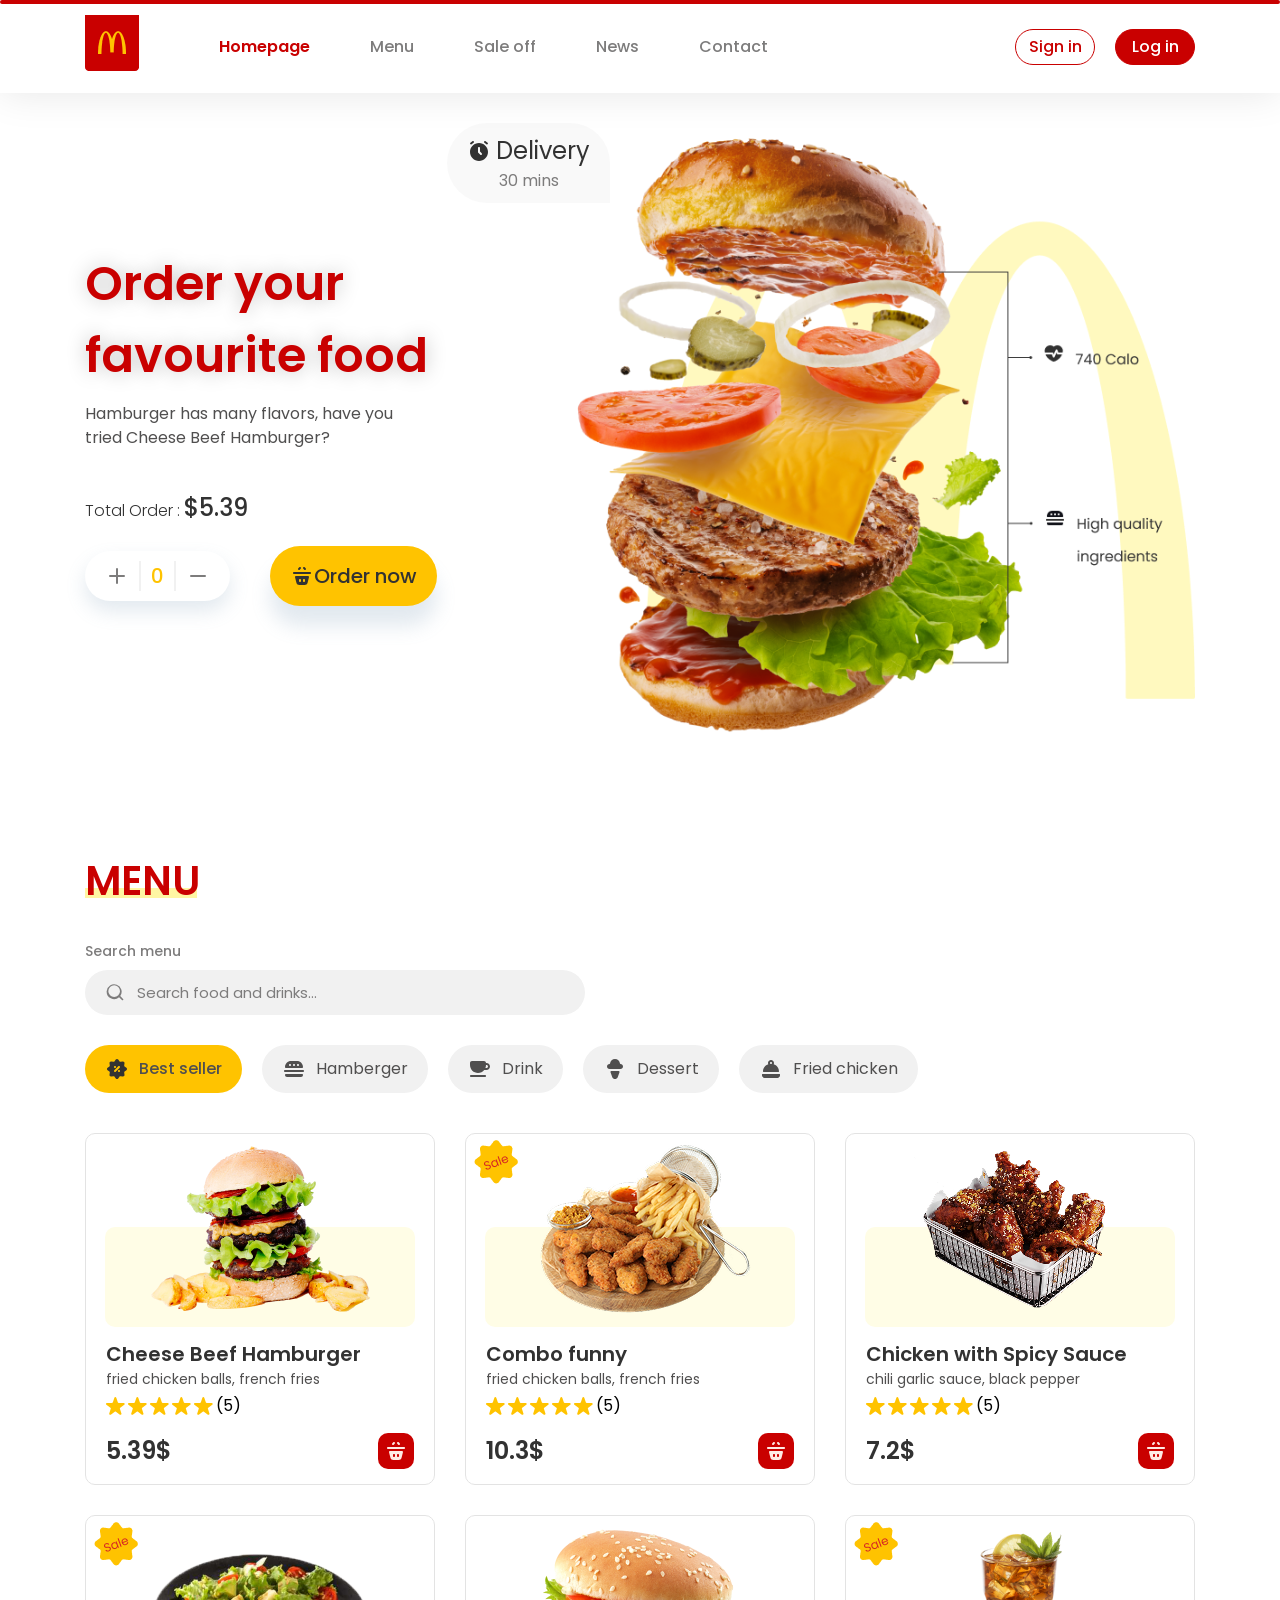
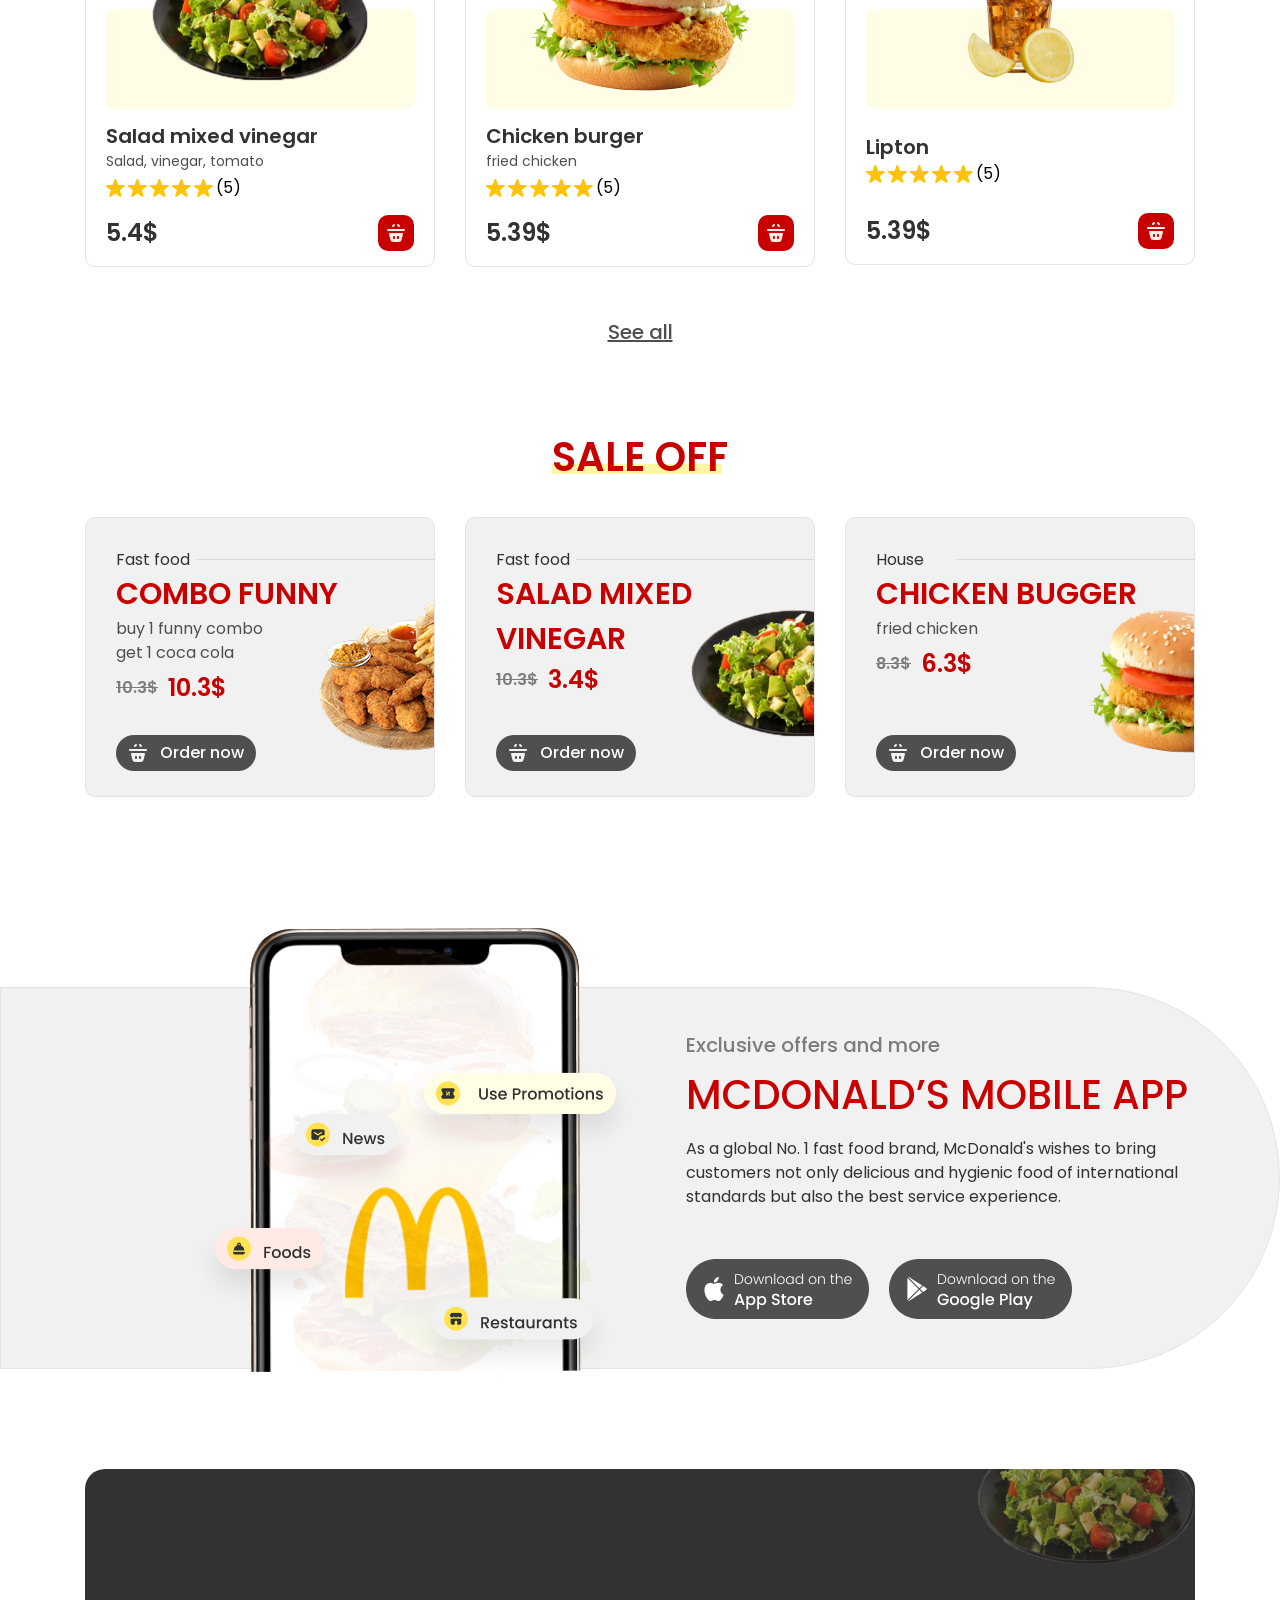
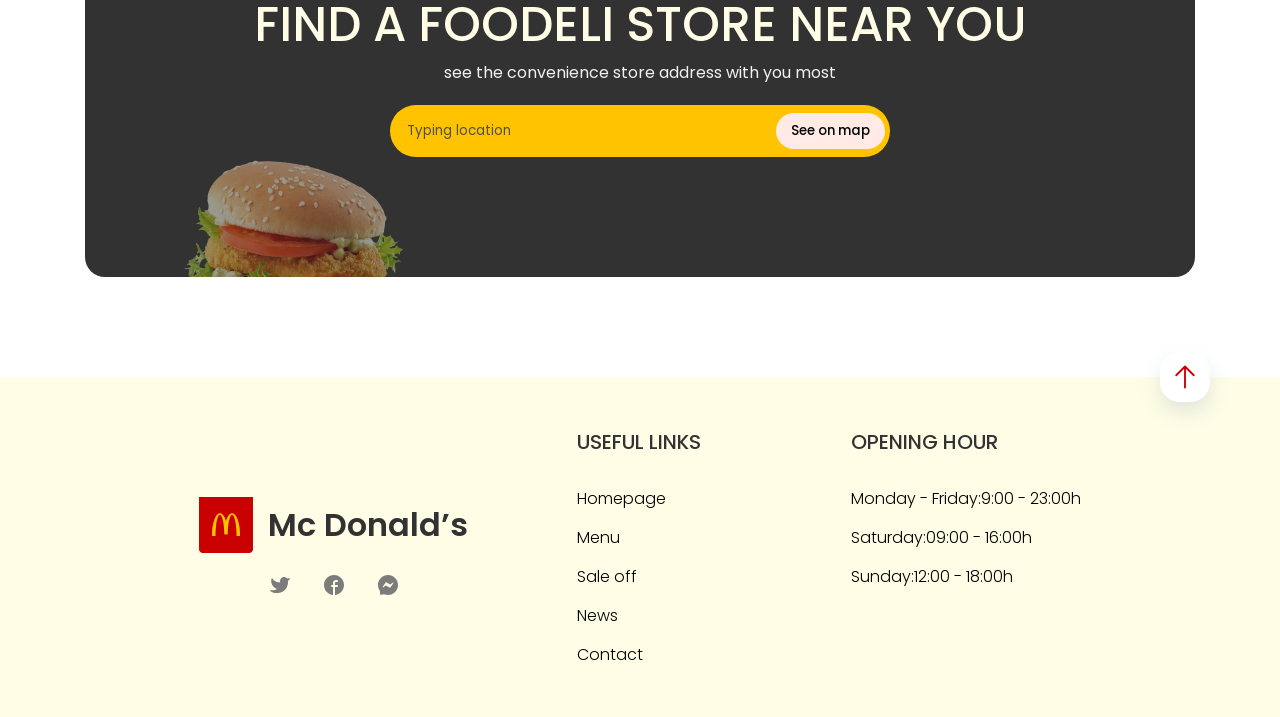
<file: index.html>
<!DOCTYPE html>
<html lang="en">
  <head>
    <meta charset="UTF-8" />
    <meta name="viewport" content="width=device-width,initial-scale=1.0" />
    <meta http-equiv="X-UA-Compatible" content="ie=edge" />
    <title>food delivery</title>
    <link rel="icon" type="image/png" href="./images/logo-site.png" />
    <link rel="stylesheet" href="styles/app.css" />
    <link rel="stylesheet" href="styles/responsive.css" />
  </head>
  <body>
    <div class="progress"></div>
    <header class="header">
      <div class="container">
        <nav class="nav">
          <div class="nav-content">
            <div class="nav-content__logo">
              <img
                src="./images/logo-header.png"
                class="nav-content__img"
                alt="header Logo"
              />
            </div>
            <ul class="menu-list" id="main-menu">
              <li data-section="homepage" class="menu-list__item  menu-list__item--active">
                <a
                  href="#"
                  class="menu-list__item__link"
                  >Homepage</a
                >
              </li>
              <li data-section="menu" class="menu-list__item">
                <a href="#" class="menu-list__item__link">Menu</a>
              </li>
              <li data-section="sale-off" class="menu-list__item">
                <a href="#" class="menu-list__item__link">Sale off</a>
              </li>
              <li data-section="news" class="menu-list__item">
                <a href="#" class="menu-list__item__link">News</a>
              </li>
              <li data-section="contact" class="menu-list__item">
                <a href="#" class="menu-list__item__link">Contact</a>
              </li>
            </ul>
          </div>
          <div class="nav-btn">
            <a href="auth.html?form=signup" class="nav-btn__link nav-btn__link--sign">Sign in</a>
            <a href="auth.html?form=login" class="nav-btn__link nav-btn__link--log">Log in</a>
          </div>
          <button
            type="button"
            class="nav-toggle__icon"
            aria-label="Toggle navigation menu"
            aria-controls="main-menu"
            aria-expanded="false"
          >
            <span class="nav-toggle__line"></span>
          </button>
        </nav>
      </div>
    </header>
    <main class="main">
      <section class="homepage" id="homepage">
        <div class="container">
          <div class="row">
            <div class="col-12 col-md-5">
              <div class="homepage-content">
                <h1 class="homepage__title">Order your favourite food</h1>
                <p class="homepage__caption">
                  Hamburger has many flavors, have you tried Cheese Beef
                  Hamburger?
                </p>

                <div class="pricing">
                  <p class="pricing__price">
                    Total Order : <span> $5.39</span>
                  </p>
                  <div class="pricing-order">
                    <div class="pricing-order__numbers">
                      <svg
                        width="24"
                        height="24"
                        class="pricing-icon__plus"
                        viewBox="0 0 24 24"
                        fill="none"
                      >
                        <path
                          d="M12 5V19"
                          stroke="#7D7C7C"
                          stroke-width="2"
                          stroke-linecap="round"
                          stroke-linejoin="round"
                        />
                        <path
                          d="M5 12H19"
                          stroke="#7D7C7C"
                          stroke-width="2"
                          stroke-linecap="round"
                          stroke-linejoin="round"
                        />
                      </svg>
                      <span class="pricing-order__number">0</span>
                      <svg
                        width="24"
                        height="24"
                        class="pricing-icon__min"
                        viewBox="0 0 24 24"
                        fill="none"
                      >
                        <path
                          d="M5 12H19"
                          stroke="#7D7C7C"
                          stroke-width="2"
                          stroke-linecap="round"
                          stroke-linejoin="round"
                        />
                      </svg>
                    </div>
                    <div class="pricing-order__now">
                      <svg
                        width="24"
                        height="24"
                        class="pricing-icon__shopping"
                        viewBox="0 0 24 24"
                        fill="none"
                      >
                        <path
                          fill-rule="evenodd"
                          clip-rule="evenodd"
                          d="M5.9963 12C5.344 12 4.86633 12.6144 5.02717 13.2466L6.42488 18.7398C6.76319 20.0693 7.96032 21 9.33225 21H14.6652C16.0383 21 17.2362 20.0678 17.5734 18.7367L18.9644 13.2456C19.1245 12.6137 18.6469 12 17.9951 12H5.9963ZM9 16C9 15.4477 9.44771 15 10 15C10.5523 15 11 15.4477 11 16V17C11 17.5523 10.5523 18 10 18C9.44771 18 9 17.5523 9 17V16ZM13 16C13 15.4477 13.4477 15 14 15C14.5523 15 15 15.4477 15 16V17C15 17.5523 14.5523 18 14 18C13.4477 18 13 17.5523 13 17V16Z"
                          fill="#323232"
                        />
                        <path
                          d="M3 9C3 8.44772 3.44772 8 4 8H20C20.5523 8 21 8.44772 21 9C21 9.55228 20.5523 10 20 10H4C3.44772 10 3 9.55228 3 9Z"
                          fill="#323232"
                        />
                        <path
                          fill-rule="evenodd"
                          clip-rule="evenodd"
                          d="M10.7071 4.70711C11.0976 4.31658 11.0976 3.68342 10.7071 3.29289C10.3166 2.90237 9.68342 2.90237 9.29289 3.29289L8.29289 4.29289C7.90237 4.68342 7.90237 5.31658 8.29289 5.70711C8.68342 6.09763 9.31658 6.09763 9.70711 5.70711L10.7071 4.70711ZM13.2929 4.70711C12.9024 4.31658 12.9024 3.68342 13.2929 3.29289C13.6834 2.90237 14.3166 2.90237 14.7071 3.29289L15.7071 4.29289C16.0976 4.68342 16.0976 5.31658 15.7071 5.70711C15.3166 6.09763 14.6834 6.09763 14.2929 5.70711L13.2929 4.70711Z"
                          fill="#323232"
                        />
                      </svg>
                      <p class="pricing-order__now__title">Order now</p>
                    </div>
                  </div>
                </div>
              </div>
            </div>
            <div class="col-12 col-md-7">
              <div class="homepage-photo">
                <img
                  src="./images/Hamberger-home.png"
                  class="homepage_img"
                  alt="burger"
                />
              </div>
              <div class="delivery">
                <div class="delivery-recived">
                  <svg width="24" height="24" viewBox="0 0 24 24" fill="none">
                    <path
                      fill-rule="evenodd"
                      clip-rule="evenodd"
                      d="M3 13C3 8.02944 7.02944 4 12 4C16.9706 4 21 8.02944 21 13C21 17.9706 16.9706 22 12 22C7.02944 22 3 17.9706 3 13ZM13 9C13 8.44772 12.5523 8 12 8C11.4477 8 11 8.44772 11 9V13C11 13.2652 11.1054 13.5196 11.2929 13.7071L13.2929 15.7071C13.6834 16.0976 14.3166 16.0976 14.7071 15.7071C15.0976 15.3166 15.0976 14.6834 14.7071 14.2929L13 12.5858V9Z"
                      fill="#323232"
                    />
                    <path
                      d="M4.60006 5.30006C4.15823 5.63143 3.53143 5.54189 3.20006 5.10006C2.86869 4.65823 2.95823 4.03143 3.40006 3.70006L5.40006 2.20006C5.84189 1.86869 6.46869 1.95823 6.80006 2.40006C7.13143 2.84189 7.04189 3.46869 6.60006 3.80006L4.60006 5.30006Z"
                      fill="#323232"
                    />
                    <path
                      d="M18.6001 2.20018C18.1582 1.86881 17.5314 1.95835 17.2001 2.40018C16.8687 2.842 16.9582 3.46881 17.4001 3.80018L19.4001 5.30018C19.8419 5.63155 20.4687 5.542 20.8001 5.10018C21.1314 4.65835 21.0419 4.03155 20.6001 3.70018L18.6001 2.20018Z"
                      fill="#323232"
                    />
                  </svg>
                  <p class="delivery-recived__title">Delivery</p>
                </div>
                <p class="delivery-time">30 mins</p>
              </div>
            </div>
          </div>
        </div>
      </section>
      <section class="menu" id="menu">
        <div class="container">
          <h2 class="section-title">Menu</h2>
          <div class="menu-search">
            <label for="menu-search-input" class="menu-search__label">Search menu</label>
            <div class="menu-search__wrapper">
              <svg class="menu-search__icon" width="20" height="20" viewBox="0 0 24 24" fill="none" aria-hidden="true">
                <path fill-rule="evenodd" clip-rule="evenodd" d="M11 4a7 7 0 1 0 0 14A7 7 0 0 0 11 4Zm-9 7a9 9 0 1 1 16.32 5.906l3.387 3.387a1 1 0 0 1-1.414 1.414l-3.387-3.387A9 9 0 0 1 2 11Z" fill="#7d7c7c"/>
              </svg>
              <input
                type="search"
                id="menu-search-input"
                class="menu-search__input"
                placeholder="Search food and drinks..."
                autocomplete="off"
              />
            </div>
          </div>
          <ul class="food-list">
            <li
              class="food-list__item food-list__item--active"
              data-content-id="#Bestseller"
            >
              <svg width="24" height="24" viewBox="0 0 24 24" fill="none">
                <path
                  fill-rule="evenodd"
                  clip-rule="evenodd"
                  d="M13.2193 2.60795C12.607 1.80052 11.3932 1.80052 10.781 2.60795L9.40692 4.42007C9.18858 4.70802 8.83187 4.85577 8.47387 4.80655L6.22093 4.49678C5.21707 4.35876 4.35876 5.21707 4.49678 6.22092L4.80655 8.47387C4.85577 8.83187 4.70802 9.18858 4.42007 9.40692L2.60795 10.781C1.80052 11.3932 1.80052 12.607 2.60795 13.2193L4.42007 14.5933C4.70802 14.8116 4.85577 15.1683 4.80655 15.5263L4.49678 17.7793C4.35876 18.7831 5.21707 19.6415 6.22092 19.5034L8.47387 19.1937C8.83187 19.1444 9.18858 19.2922 9.40691 19.5801L10.781 21.3923C11.3932 22.1997 12.607 22.1997 13.2193 21.3923L14.5933 19.5801C14.8116 19.2922 15.1683 19.1444 15.5263 19.1937L17.7793 19.5034C18.7831 19.6415 19.6415 18.7831 19.5034 17.7793L19.1937 15.5263C19.1444 15.1683 19.2922 14.8116 19.5801 14.5933L21.3923 13.2193C22.1997 12.607 22.1997 11.3932 21.3923 10.781L19.5801 9.40692C19.2922 9.18858 19.1444 8.83187 19.1937 8.47387L19.5034 6.22092C19.6415 5.21707 18.7831 4.35876 17.7793 4.49678L15.5263 4.80655C15.1683 4.85577 14.8116 4.70802 14.5933 4.42007L13.2193 2.60795ZM14.7071 9.2929C14.3166 8.90237 13.6834 8.90237 13.2929 9.2929L9.29289 13.2929C8.90237 13.6834 8.90237 14.3166 9.29289 14.7071C9.68342 15.0976 10.3166 15.0976 10.7071 14.7071L14.7071 10.7071C15.0976 10.3166 15.0976 9.68342 14.7071 9.2929ZM10 11C9.44772 11 9 10.5523 9 10C9 9.44772 9.44772 9 10 9C10.5523 9 11 9.44772 11 10C11 10.5523 10.5523 11 10 11ZM14 15C14.5523 15 15 14.5523 15 14C15 13.4477 14.5523 13 14 13C13.4477 13 13 13.4477 13 14C13 14.5523 13.4477 15 14 15Z"
                  fill="#323232"
                />
              </svg>
              <span class="food-list__item--text">Best seller</span>
            </li>
            <li class="food-list__item" data-content-id="#hamberger">
              <svg width="24" height="24" viewBox="0 0 24 24" fill="none">
                <path
                  d="M2 14C2 13.4477 2.44772 13 3 13H21C21.5523 13 22 13.4477 22 14C22 14.5523 21.5523 15 21 15H3C2.44772 15 2 14.5523 2 14Z"
                  fill="#504F4F"
                />
                <path
                  fill-rule="evenodd"
                  clip-rule="evenodd"
                  d="M3 10C3 6.68629 5.68629 4 9 4H15C18.3137 4 21 6.68629 21 10C21 10.5523 20.5523 11 20 11H4C3.44772 11 3 10.5523 3 10ZM9 8C9 8.55228 8.55228 9 8 9C7.44772 9 7 8.55228 7 8C7 7.44772 7.44772 7 8 7C8.55228 7 9 7.44772 9 8ZM12 9C12.5523 9 13 8.55228 13 8C13 7.44772 12.5523 7 12 7C11.4477 7 11 7.44772 11 8C11 8.55228 11.4477 9 12 9ZM17 8C17 8.55228 16.5523 9 16 9C15.4477 9 15 8.55228 15 8C15 7.44772 15.4477 7 16 7C16.5523 7 17 7.44772 17 8Z"
                  fill="#504F4F"
                />
                <path
                  d="M21 18C21 19.1046 20.1046 20 19 20H5C3.89543 20 3 19.1046 3 18C3 17.4477 3.44772 17 4 17H20C20.5523 17 21 17.4477 21 18Z"
                  fill="#504F4F"
                />
              </svg>
              <span class="food-list__item--text">Hamberger</span>
            </li>
            <li class="food-list__item" data-content-id="#drink">
              <svg width="24" height="24" viewBox="0 0 24 24" fill="none">
                <path
                  d="M2 19C2 18.4477 2.44772 18 3 18H17C17.5523 18 18 18.4477 18 19C18 19.5523 17.5523 20 17 20H3C2.44772 20 2 19.5523 2 19Z"
                  fill="#504F4F"
                />
                <path
                  fill-rule="evenodd"
                  clip-rule="evenodd"
                  d="M4 4C2.89543 4 2 4.89543 2 6V8C2 12.4183 5.58172 16 10 16C12.5264 16 14.7793 14.8289 16.2454 13H18.5C20.433 13 22 11.433 22 9.5C22 7.567 20.433 6 18.5 6H18C18 4.89543 17.1046 4 16 4H4ZM18 8C18 9.0609 17.7935 10.0736 17.4185 11H18.5C19.3284 11 20 10.3284 20 9.5C20 8.67157 19.3284 8 18.5 8H18Z"
                  fill="#504F4F"
                />
              </svg>
              <span class="food-list__item--text">Drink</span>
            </li>
            <li class="food-list__item" data-content-id="#dessert">
              <svg width="24" height="24" viewBox="0 0 24 24" fill="none">
                <path
                  d="M7.50668 15.3511C7.26153 14.6974 7.74481 14 8.44301 14H15.557C16.2552 14 16.7385 14.6974 16.4933 15.3511L14.7023 20.1273C14.2799 21.2538 13.203 22 12 22C10.797 22 9.72017 21.2538 9.29777 20.1273L7.50668 15.3511Z"
                  fill="#504F4F"
                />
                <path
                  fill-rule="evenodd"
                  clip-rule="evenodd"
                  d="M16.9754 6.5007C17.0026 6.7755 17.2239 7 17.5 7C18.8807 7 20 8.11929 20 9.5C20 10.8807 18.8807 12 17.5 12H12H6.5C5.11929 12 4 10.8807 4 9.5C4 8.11929 5.11929 7 6.5 7C6.77614 7 6.99737 6.7755 7.02462 6.5007C7.27516 3.9737 9.40709 2 12 2C14.5929 2 16.7248 3.9737 16.9754 6.5007Z"
                  fill="#504F4F"
                />
              </svg>
              <span class="food-list__item--text">Dessert</span>
            </li>
            <li class="food-list__item" data-content-id="#Friedchicken">
              <svg width="24" height="24" viewBox="0 0 24 24" fill="none">
                <path
                  d="M3 17.8C3 17.3582 3.35817 17 3.8 17H20.2C20.6418 17 21 17.3582 21 17.8C21 19.5673 19.5673 21 17.8 21H6.2C4.43269 21 3 19.5673 3 17.8Z"
                  fill="#504F4F"
                />
                <path
                  fill-rule="evenodd"
                  clip-rule="evenodd"
                  d="M3.8 17C3.35817 17 3 17.3582 3 17.8C3 19.5673 4.43269 21 6.2 21H17.8C19.5673 21 21 19.5673 21 17.8C21 17.3582 20.6418 17 20.2 17H3.8Z"
                  fill="#504F4F"
                />
                <path
                  fill-rule="evenodd"
                  clip-rule="evenodd"
                  d="M14.6785 7.35254C14.8842 6.94614 15 6.4866 15 6C15 4.34315 13.6569 3 12 3C10.3431 3 9 4.34315 9 6C9 6.4866 9.11585 6.94614 9.32147 7.35254C6.23647 8.32706 4 11.2119 4 14.619C4 14.8294 4.17056 15 4.38095 15H19.619C19.8294 15 20 14.8294 20 14.619C20 11.2119 17.7635 8.32706 14.6785 7.35254ZM13 6C13 6.55228 12.5523 7 12 7C11.4477 7 11 6.55228 11 6C11 5.44772 11.4477 5 12 5C12.5523 5 13 5.44772 13 6Z"
                  fill="#504F4F"
                />
              </svg>
              <span class="food-list__item--text">Fried chicken</span>
            </li>
          </ul>
          <div class="menu-food menu-food--show" id="Bestseller">
            <div class="row">
              <div class="col-12 col-sm-6 col-md-6 col-lg-4">
                <div class="food-card">
                  <div class="food-card__photo">
                    <img
                      src="./images/Hamberher-menu.png"
                      class="food-card__img"
                      alt="Hamberger"
                      loading="lazy"
                    />
                  </div>
                  <div class="food-content">
                    <h4 class="food-content-title">Cheese Beef Hamburger</h4>
                    <p class="food-content-caption">
                      fried chicken balls, french fries
                    </p>
                    <div class="food-star">
                      <svg
                        width="19"
                        height="18"
                        viewBox="0 0 19 18"
                        fill="none"
                      >
                        <path
                          d="M8.38586 0.690968C8.68521 -0.230343 9.98862 -0.230344 10.288 0.690967L11.8066 5.36473C11.9404 5.77675 12.3244 6.05571 12.7576 6.05571H17.6719C18.6406 6.05571 19.0434 7.29533 18.2597 7.86473L14.284 10.7533C13.9335 11.0079 13.7868 11.4593 13.9207 11.8713L15.4393 16.5451C15.7386 17.4664 14.6842 18.2325 13.9004 17.6631L9.9247 14.7746C9.57421 14.5199 9.09962 14.5199 8.74913 14.7746L4.77339 17.6631C3.98968 18.2325 2.9352 17.4664 3.23455 16.5451L4.75314 11.8713C4.88702 11.4593 4.74036 11.0079 4.38987 10.7533L0.414135 7.86473C-0.369579 7.29533 0.0331967 6.05571 1.00192 6.05571H5.9162C6.34943 6.05571 6.73339 5.77675 6.86726 5.36473L8.38586 0.690968Z"
                          fill="#FFC300"
                        />
                      </svg>
                      <svg
                        width="19"
                        height="18"
                        viewBox="0 0 19 18"
                        fill="none"
                      >
                        <path
                          d="M8.38586 0.690968C8.68521 -0.230343 9.98862 -0.230344 10.288 0.690967L11.8066 5.36473C11.9404 5.77675 12.3244 6.05571 12.7576 6.05571H17.6719C18.6406 6.05571 19.0434 7.29533 18.2597 7.86473L14.284 10.7533C13.9335 11.0079 13.7868 11.4593 13.9207 11.8713L15.4393 16.5451C15.7386 17.4664 14.6842 18.2325 13.9004 17.6631L9.9247 14.7746C9.57421 14.5199 9.09962 14.5199 8.74913 14.7746L4.77339 17.6631C3.98968 18.2325 2.9352 17.4664 3.23455 16.5451L4.75314 11.8713C4.88702 11.4593 4.74036 11.0079 4.38987 10.7533L0.414135 7.86473C-0.369579 7.29533 0.0331967 6.05571 1.00192 6.05571H5.9162C6.34943 6.05571 6.73339 5.77675 6.86726 5.36473L8.38586 0.690968Z"
                          fill="#FFC300"
                        />
                      </svg>
                      <svg
                        width="19"
                        height="18"
                        viewBox="0 0 19 18"
                        fill="none"
                      >
                        <path
                          d="M8.38586 0.690968C8.68521 -0.230343 9.98862 -0.230344 10.288 0.690967L11.8066 5.36473C11.9404 5.77675 12.3244 6.05571 12.7576 6.05571H17.6719C18.6406 6.05571 19.0434 7.29533 18.2597 7.86473L14.284 10.7533C13.9335 11.0079 13.7868 11.4593 13.9207 11.8713L15.4393 16.5451C15.7386 17.4664 14.6842 18.2325 13.9004 17.6631L9.9247 14.7746C9.57421 14.5199 9.09962 14.5199 8.74913 14.7746L4.77339 17.6631C3.98968 18.2325 2.9352 17.4664 3.23455 16.5451L4.75314 11.8713C4.88702 11.4593 4.74036 11.0079 4.38987 10.7533L0.414135 7.86473C-0.369579 7.29533 0.0331967 6.05571 1.00192 6.05571H5.9162C6.34943 6.05571 6.73339 5.77675 6.86726 5.36473L8.38586 0.690968Z"
                          fill="#FFC300"
                        />
                      </svg>
                      <svg
                        width="19"
                        height="18"
                        viewBox="0 0 19 18"
                        fill="none"
                      >
                        <path
                          d="M8.38586 0.690968C8.68521 -0.230343 9.98862 -0.230344 10.288 0.690967L11.8066 5.36473C11.9404 5.77675 12.3244 6.05571 12.7576 6.05571H17.6719C18.6406 6.05571 19.0434 7.29533 18.2597 7.86473L14.284 10.7533C13.9335 11.0079 13.7868 11.4593 13.9207 11.8713L15.4393 16.5451C15.7386 17.4664 14.6842 18.2325 13.9004 17.6631L9.9247 14.7746C9.57421 14.5199 9.09962 14.5199 8.74913 14.7746L4.77339 17.6631C3.98968 18.2325 2.9352 17.4664 3.23455 16.5451L4.75314 11.8713C4.88702 11.4593 4.74036 11.0079 4.38987 10.7533L0.414135 7.86473C-0.369579 7.29533 0.0331967 6.05571 1.00192 6.05571H5.9162C6.34943 6.05571 6.73339 5.77675 6.86726 5.36473L8.38586 0.690968Z"
                          fill="#FFC300"
                        />
                      </svg>
                      <svg
                        width="19"
                        height="18"
                        viewBox="0 0 19 18"
                        fill="none"
                      >
                        <path
                          d="M8.38586 0.690968C8.68521 -0.230343 9.98862 -0.230344 10.288 0.690967L11.8066 5.36473C11.9404 5.77675 12.3244 6.05571 12.7576 6.05571H17.6719C18.6406 6.05571 19.0434 7.29533 18.2597 7.86473L14.284 10.7533C13.9335 11.0079 13.7868 11.4593 13.9207 11.8713L15.4393 16.5451C15.7386 17.4664 14.6842 18.2325 13.9004 17.6631L9.9247 14.7746C9.57421 14.5199 9.09962 14.5199 8.74913 14.7746L4.77339 17.6631C3.98968 18.2325 2.9352 17.4664 3.23455 16.5451L4.75314 11.8713C4.88702 11.4593 4.74036 11.0079 4.38987 10.7533L0.414135 7.86473C-0.369579 7.29533 0.0331967 6.05571 1.00192 6.05571H5.9162C6.34943 6.05571 6.73339 5.77675 6.86726 5.36473L8.38586 0.690968Z"
                          fill="#FFC300"
                        />
                      </svg>
                      <span class="food-star__text">(5)</span>
                    </div>
                  </div>
                  <div class="food-price">
                    <p class="food-price__text">5.39$</p>
                    <div class="food-price__icon">
                      <svg
                        width="24"
                        height="24"
                        viewBox="0 0 24 24"
                        fill="none"
                      >
                        <path
                          fill-rule="evenodd"
                          clip-rule="evenodd"
                          d="M5.9963 12C5.344 12 4.86633 12.6144 5.02717 13.2466L6.42488 18.7398C6.76319 20.0693 7.96032 21 9.33225 21H14.6652C16.0383 21 17.2362 20.0678 17.5734 18.7367L18.9644 13.2456C19.1245 12.6137 18.6469 12 17.9951 12H5.9963ZM9 16C9 15.4477 9.44771 15 10 15C10.5523 15 11 15.4477 11 16V17C11 17.5523 10.5523 18 10 18C9.44771 18 9 17.5523 9 17V16ZM13 16C13 15.4477 13.4477 15 14 15C14.5523 15 15 15.4477 15 16V17C15 17.5523 14.5523 18 14 18C13.4477 18 13 17.5523 13 17V16Z"
                          fill="#ffeae6"
                        />
                        <path
                          d="M3 9C3 8.44772 3.44772 8 4 8H20C20.5523 8 21 8.44772 21 9C21 9.55228 20.5523 10 20 10H4C3.44772 10 3 9.55228 3 9Z"
                          fill="#ffeae6"
                        />
                        <path
                          fill-rule="evenodd"
                          clip-rule="evenodd"
                          d="M10.7071 4.70711C11.0976 4.31658 11.0976 3.68342 10.7071 3.29289C10.3166 2.90237 9.68342 2.90237 9.29289 3.29289L8.29289 4.29289C7.90237 4.68342 7.90237 5.31658 8.29289 5.70711C8.68342 6.09763 9.31658 6.09763 9.70711 5.70711L10.7071 4.70711ZM13.2929 4.70711C12.9024 4.31658 12.9024 3.68342 13.2929 3.29289C13.6834 2.90237 14.3166 2.90237 14.7071 3.29289L15.7071 4.29289C16.0976 4.68342 16.0976 5.31658 15.7071 5.70711C15.3166 6.09763 14.6834 6.09763 14.2929 5.70711L13.2929 4.70711Z"
                          fill="#ffeae6"
                        />
                      </svg>
                    </div>
                  </div>
                </div>
              </div>
              <div class="col-12 col-sm-6 col-md-6 col-lg-4">
                <div class="food-card">
                  <div class="food-card__photo">
                    <img
                      src="./images/Combo-menu.png"
                      class="food-card__img"
                      alt="Hamberger"
                      loading="lazy"
                    />
                  </div>
                  <div class="food-content">
                    <h4 class="food-content-title">Combo funny</h4>
                    <p class="food-content-caption">
                      fried chicken balls, french fries
                    </p>
                    <div class="food-star">
                      <svg
                        width="19"
                        height="18"
                        viewBox="0 0 19 18"
                        fill="none"
                      >
                        <path
                          d="M8.38586 0.690968C8.68521 -0.230343 9.98862 -0.230344 10.288 0.690967L11.8066 5.36473C11.9404 5.77675 12.3244 6.05571 12.7576 6.05571H17.6719C18.6406 6.05571 19.0434 7.29533 18.2597 7.86473L14.284 10.7533C13.9335 11.0079 13.7868 11.4593 13.9207 11.8713L15.4393 16.5451C15.7386 17.4664 14.6842 18.2325 13.9004 17.6631L9.9247 14.7746C9.57421 14.5199 9.09962 14.5199 8.74913 14.7746L4.77339 17.6631C3.98968 18.2325 2.9352 17.4664 3.23455 16.5451L4.75314 11.8713C4.88702 11.4593 4.74036 11.0079 4.38987 10.7533L0.414135 7.86473C-0.369579 7.29533 0.0331967 6.05571 1.00192 6.05571H5.9162C6.34943 6.05571 6.73339 5.77675 6.86726 5.36473L8.38586 0.690968Z"
                          fill="#FFC300"
                        />
                      </svg>
                      <svg
                        width="19"
                        height="18"
                        viewBox="0 0 19 18"
                        fill="none"
                      >
                        <path
                          d="M8.38586 0.690968C8.68521 -0.230343 9.98862 -0.230344 10.288 0.690967L11.8066 5.36473C11.9404 5.77675 12.3244 6.05571 12.7576 6.05571H17.6719C18.6406 6.05571 19.0434 7.29533 18.2597 7.86473L14.284 10.7533C13.9335 11.0079 13.7868 11.4593 13.9207 11.8713L15.4393 16.5451C15.7386 17.4664 14.6842 18.2325 13.9004 17.6631L9.9247 14.7746C9.57421 14.5199 9.09962 14.5199 8.74913 14.7746L4.77339 17.6631C3.98968 18.2325 2.9352 17.4664 3.23455 16.5451L4.75314 11.8713C4.88702 11.4593 4.74036 11.0079 4.38987 10.7533L0.414135 7.86473C-0.369579 7.29533 0.0331967 6.05571 1.00192 6.05571H5.9162C6.34943 6.05571 6.73339 5.77675 6.86726 5.36473L8.38586 0.690968Z"
                          fill="#FFC300"
                        />
                      </svg>
                      <svg
                        width="19"
                        height="18"
                        viewBox="0 0 19 18"
                        fill="none"
                      >
                        <path
                          d="M8.38586 0.690968C8.68521 -0.230343 9.98862 -0.230344 10.288 0.690967L11.8066 5.36473C11.9404 5.77675 12.3244 6.05571 12.7576 6.05571H17.6719C18.6406 6.05571 19.0434 7.29533 18.2597 7.86473L14.284 10.7533C13.9335 11.0079 13.7868 11.4593 13.9207 11.8713L15.4393 16.5451C15.7386 17.4664 14.6842 18.2325 13.9004 17.6631L9.9247 14.7746C9.57421 14.5199 9.09962 14.5199 8.74913 14.7746L4.77339 17.6631C3.98968 18.2325 2.9352 17.4664 3.23455 16.5451L4.75314 11.8713C4.88702 11.4593 4.74036 11.0079 4.38987 10.7533L0.414135 7.86473C-0.369579 7.29533 0.0331967 6.05571 1.00192 6.05571H5.9162C6.34943 6.05571 6.73339 5.77675 6.86726 5.36473L8.38586 0.690968Z"
                          fill="#FFC300"
                        />
                      </svg>
                      <svg
                        width="19"
                        height="18"
                        viewBox="0 0 19 18"
                        fill="none"
                      >
                        <path
                          d="M8.38586 0.690968C8.68521 -0.230343 9.98862 -0.230344 10.288 0.690967L11.8066 5.36473C11.9404 5.77675 12.3244 6.05571 12.7576 6.05571H17.6719C18.6406 6.05571 19.0434 7.29533 18.2597 7.86473L14.284 10.7533C13.9335 11.0079 13.7868 11.4593 13.9207 11.8713L15.4393 16.5451C15.7386 17.4664 14.6842 18.2325 13.9004 17.6631L9.9247 14.7746C9.57421 14.5199 9.09962 14.5199 8.74913 14.7746L4.77339 17.6631C3.98968 18.2325 2.9352 17.4664 3.23455 16.5451L4.75314 11.8713C4.88702 11.4593 4.74036 11.0079 4.38987 10.7533L0.414135 7.86473C-0.369579 7.29533 0.0331967 6.05571 1.00192 6.05571H5.9162C6.34943 6.05571 6.73339 5.77675 6.86726 5.36473L8.38586 0.690968Z"
                          fill="#FFC300"
                        />
                      </svg>
                      <svg
                        width="19"
                        height="18"
                        viewBox="0 0 19 18"
                        fill="none"
                      >
                        <path
                          d="M8.38586 0.690968C8.68521 -0.230343 9.98862 -0.230344 10.288 0.690967L11.8066 5.36473C11.9404 5.77675 12.3244 6.05571 12.7576 6.05571H17.6719C18.6406 6.05571 19.0434 7.29533 18.2597 7.86473L14.284 10.7533C13.9335 11.0079 13.7868 11.4593 13.9207 11.8713L15.4393 16.5451C15.7386 17.4664 14.6842 18.2325 13.9004 17.6631L9.9247 14.7746C9.57421 14.5199 9.09962 14.5199 8.74913 14.7746L4.77339 17.6631C3.98968 18.2325 2.9352 17.4664 3.23455 16.5451L4.75314 11.8713C4.88702 11.4593 4.74036 11.0079 4.38987 10.7533L0.414135 7.86473C-0.369579 7.29533 0.0331967 6.05571 1.00192 6.05571H5.9162C6.34943 6.05571 6.73339 5.77675 6.86726 5.36473L8.38586 0.690968Z"
                          fill="#FFC300"
                        />
                      </svg>
                      <span class="food-star__text">(5)</span>
                    </div>
                  </div>
                  <div class="food-price">
                    <p class="food-price__text">10.3$</p>
                    <div class="food-price__icon">
                      <svg
                        width="24"
                        height="24"
                        viewBox="0 0 24 24"
                        fill="none"
                      >
                        <path
                          fill-rule="evenodd"
                          clip-rule="evenodd"
                          d="M5.9963 12C5.344 12 4.86633 12.6144 5.02717 13.2466L6.42488 18.7398C6.76319 20.0693 7.96032 21 9.33225 21H14.6652C16.0383 21 17.2362 20.0678 17.5734 18.7367L18.9644 13.2456C19.1245 12.6137 18.6469 12 17.9951 12H5.9963ZM9 16C9 15.4477 9.44771 15 10 15C10.5523 15 11 15.4477 11 16V17C11 17.5523 10.5523 18 10 18C9.44771 18 9 17.5523 9 17V16ZM13 16C13 15.4477 13.4477 15 14 15C14.5523 15 15 15.4477 15 16V17C15 17.5523 14.5523 18 14 18C13.4477 18 13 17.5523 13 17V16Z"
                          fill="#ffeae6"
                        />
                        <path
                          d="M3 9C3 8.44772 3.44772 8 4 8H20C20.5523 8 21 8.44772 21 9C21 9.55228 20.5523 10 20 10H4C3.44772 10 3 9.55228 3 9Z"
                          fill="#ffeae6"
                        />
                        <path
                          fill-rule="evenodd"
                          clip-rule="evenodd"
                          d="M10.7071 4.70711C11.0976 4.31658 11.0976 3.68342 10.7071 3.29289C10.3166 2.90237 9.68342 2.90237 9.29289 3.29289L8.29289 4.29289C7.90237 4.68342 7.90237 5.31658 8.29289 5.70711C8.68342 6.09763 9.31658 6.09763 9.70711 5.70711L10.7071 4.70711ZM13.2929 4.70711C12.9024 4.31658 12.9024 3.68342 13.2929 3.29289C13.6834 2.90237 14.3166 2.90237 14.7071 3.29289L15.7071 4.29289C16.0976 4.68342 16.0976 5.31658 15.7071 5.70711C15.3166 6.09763 14.6834 6.09763 14.2929 5.70711L13.2929 4.70711Z"
                          fill="#ffeae6"
                        />
                      </svg>
                    </div>
                  </div>
                  <img
                    src="./images/sale-menu.png"
                    class="food-sale"
                    alt="sale"
                  />
                </div>
              </div>
              <div class="col-12 col-sm-6 col-md-6 col-lg-4">
                <div class="food-card">
                  <div class="food-card__photo">
                    <img
                      src="./images/chicken-menu.png"
                      class="food-card__img"
                      alt="Hamberger"
                      loading="lazy"
                    />
                  </div>
                  <div class="food-content">
                    <h4 class="food-content-title">
                      ‌Chicken with Spicy Sauce
                    </h4>
                    <p class="food-content-caption">
                      chili garlic sauce, black pepper
                    </p>
                    <div class="food-star">
                      <svg
                        width="19"
                        height="18"
                        viewBox="0 0 19 18"
                        fill="none"
                      >
                        <path
                          d="M8.38586 0.690968C8.68521 -0.230343 9.98862 -0.230344 10.288 0.690967L11.8066 5.36473C11.9404 5.77675 12.3244 6.05571 12.7576 6.05571H17.6719C18.6406 6.05571 19.0434 7.29533 18.2597 7.86473L14.284 10.7533C13.9335 11.0079 13.7868 11.4593 13.9207 11.8713L15.4393 16.5451C15.7386 17.4664 14.6842 18.2325 13.9004 17.6631L9.9247 14.7746C9.57421 14.5199 9.09962 14.5199 8.74913 14.7746L4.77339 17.6631C3.98968 18.2325 2.9352 17.4664 3.23455 16.5451L4.75314 11.8713C4.88702 11.4593 4.74036 11.0079 4.38987 10.7533L0.414135 7.86473C-0.369579 7.29533 0.0331967 6.05571 1.00192 6.05571H5.9162C6.34943 6.05571 6.73339 5.77675 6.86726 5.36473L8.38586 0.690968Z"
                          fill="#FFC300"
                        />
                      </svg>
                      <svg
                        width="19"
                        height="18"
                        viewBox="0 0 19 18"
                        fill="none"
                      >
                        <path
                          d="M8.38586 0.690968C8.68521 -0.230343 9.98862 -0.230344 10.288 0.690967L11.8066 5.36473C11.9404 5.77675 12.3244 6.05571 12.7576 6.05571H17.6719C18.6406 6.05571 19.0434 7.29533 18.2597 7.86473L14.284 10.7533C13.9335 11.0079 13.7868 11.4593 13.9207 11.8713L15.4393 16.5451C15.7386 17.4664 14.6842 18.2325 13.9004 17.6631L9.9247 14.7746C9.57421 14.5199 9.09962 14.5199 8.74913 14.7746L4.77339 17.6631C3.98968 18.2325 2.9352 17.4664 3.23455 16.5451L4.75314 11.8713C4.88702 11.4593 4.74036 11.0079 4.38987 10.7533L0.414135 7.86473C-0.369579 7.29533 0.0331967 6.05571 1.00192 6.05571H5.9162C6.34943 6.05571 6.73339 5.77675 6.86726 5.36473L8.38586 0.690968Z"
                          fill="#FFC300"
                        />
                      </svg>
                      <svg
                        width="19"
                        height="18"
                        viewBox="0 0 19 18"
                        fill="none"
                      >
                        <path
                          d="M8.38586 0.690968C8.68521 -0.230343 9.98862 -0.230344 10.288 0.690967L11.8066 5.36473C11.9404 5.77675 12.3244 6.05571 12.7576 6.05571H17.6719C18.6406 6.05571 19.0434 7.29533 18.2597 7.86473L14.284 10.7533C13.9335 11.0079 13.7868 11.4593 13.9207 11.8713L15.4393 16.5451C15.7386 17.4664 14.6842 18.2325 13.9004 17.6631L9.9247 14.7746C9.57421 14.5199 9.09962 14.5199 8.74913 14.7746L4.77339 17.6631C3.98968 18.2325 2.9352 17.4664 3.23455 16.5451L4.75314 11.8713C4.88702 11.4593 4.74036 11.0079 4.38987 10.7533L0.414135 7.86473C-0.369579 7.29533 0.0331967 6.05571 1.00192 6.05571H5.9162C6.34943 6.05571 6.73339 5.77675 6.86726 5.36473L8.38586 0.690968Z"
                          fill="#FFC300"
                        />
                      </svg>
                      <svg
                        width="19"
                        height="18"
                        viewBox="0 0 19 18"
                        fill="none"
                      >
                        <path
                          d="M8.38586 0.690968C8.68521 -0.230343 9.98862 -0.230344 10.288 0.690967L11.8066 5.36473C11.9404 5.77675 12.3244 6.05571 12.7576 6.05571H17.6719C18.6406 6.05571 19.0434 7.29533 18.2597 7.86473L14.284 10.7533C13.9335 11.0079 13.7868 11.4593 13.9207 11.8713L15.4393 16.5451C15.7386 17.4664 14.6842 18.2325 13.9004 17.6631L9.9247 14.7746C9.57421 14.5199 9.09962 14.5199 8.74913 14.7746L4.77339 17.6631C3.98968 18.2325 2.9352 17.4664 3.23455 16.5451L4.75314 11.8713C4.88702 11.4593 4.74036 11.0079 4.38987 10.7533L0.414135 7.86473C-0.369579 7.29533 0.0331967 6.05571 1.00192 6.05571H5.9162C6.34943 6.05571 6.73339 5.77675 6.86726 5.36473L8.38586 0.690968Z"
                          fill="#FFC300"
                        />
                      </svg>
                      <svg
                        width="19"
                        height="18"
                        viewBox="0 0 19 18"
                        fill="none"
                      >
                        <path
                          d="M8.38586 0.690968C8.68521 -0.230343 9.98862 -0.230344 10.288 0.690967L11.8066 5.36473C11.9404 5.77675 12.3244 6.05571 12.7576 6.05571H17.6719C18.6406 6.05571 19.0434 7.29533 18.2597 7.86473L14.284 10.7533C13.9335 11.0079 13.7868 11.4593 13.9207 11.8713L15.4393 16.5451C15.7386 17.4664 14.6842 18.2325 13.9004 17.6631L9.9247 14.7746C9.57421 14.5199 9.09962 14.5199 8.74913 14.7746L4.77339 17.6631C3.98968 18.2325 2.9352 17.4664 3.23455 16.5451L4.75314 11.8713C4.88702 11.4593 4.74036 11.0079 4.38987 10.7533L0.414135 7.86473C-0.369579 7.29533 0.0331967 6.05571 1.00192 6.05571H5.9162C6.34943 6.05571 6.73339 5.77675 6.86726 5.36473L8.38586 0.690968Z"
                          fill="#FFC300"
                        />
                      </svg>
                      <span class="food-star__text">(5)</span>
                    </div>
                  </div>
                  <div class="food-price">
                    <p class="food-price__text">7.2$</p>
                    <div class="food-price__icon">
                      <svg
                        width="24"
                        height="24"
                        viewBox="0 0 24 24"
                        fill="none"
                      >
                        <path
                          fill-rule="evenodd"
                          clip-rule="evenodd"
                          d="M5.9963 12C5.344 12 4.86633 12.6144 5.02717 13.2466L6.42488 18.7398C6.76319 20.0693 7.96032 21 9.33225 21H14.6652C16.0383 21 17.2362 20.0678 17.5734 18.7367L18.9644 13.2456C19.1245 12.6137 18.6469 12 17.9951 12H5.9963ZM9 16C9 15.4477 9.44771 15 10 15C10.5523 15 11 15.4477 11 16V17C11 17.5523 10.5523 18 10 18C9.44771 18 9 17.5523 9 17V16ZM13 16C13 15.4477 13.4477 15 14 15C14.5523 15 15 15.4477 15 16V17C15 17.5523 14.5523 18 14 18C13.4477 18 13 17.5523 13 17V16Z"
                          fill="#ffeae6"
                        />
                        <path
                          d="M3 9C3 8.44772 3.44772 8 4 8H20C20.5523 8 21 8.44772 21 9C21 9.55228 20.5523 10 20 10H4C3.44772 10 3 9.55228 3 9Z"
                          fill="#ffeae6"
                        />
                        <path
                          fill-rule="evenodd"
                          clip-rule="evenodd"
                          d="M10.7071 4.70711C11.0976 4.31658 11.0976 3.68342 10.7071 3.29289C10.3166 2.90237 9.68342 2.90237 9.29289 3.29289L8.29289 4.29289C7.90237 4.68342 7.90237 5.31658 8.29289 5.70711C8.68342 6.09763 9.31658 6.09763 9.70711 5.70711L10.7071 4.70711ZM13.2929 4.70711C12.9024 4.31658 12.9024 3.68342 13.2929 3.29289C13.6834 2.90237 14.3166 2.90237 14.7071 3.29289L15.7071 4.29289C16.0976 4.68342 16.0976 5.31658 15.7071 5.70711C15.3166 6.09763 14.6834 6.09763 14.2929 5.70711L13.2929 4.70711Z"
                          fill="#ffeae6"
                        />
                      </svg>
                    </div>
                  </div>
                </div>
              </div>
              <div class="col-12 col-sm-6 col-md-6 col-lg-4">
                <div class="food-card">
                  <div class="food-card__photo">
                    <img
                      src="./images/Salad-menu.png"
                      class="food-card__img"
                      alt="Hamberger"
                      loading="lazy"
                    />
                  </div>
                  <div class="food-content">
                    <h4 class="food-content-title">Salad mixed vinegar</h4>
                    <p class="food-content-caption">Salad, vinegar, tomato</p>
                    <div class="food-star">
                      <svg
                        width="19"
                        height="18"
                        viewBox="0 0 19 18"
                        fill="none"
                      >
                        <path
                          d="M8.38586 0.690968C8.68521 -0.230343 9.98862 -0.230344 10.288 0.690967L11.8066 5.36473C11.9404 5.77675 12.3244 6.05571 12.7576 6.05571H17.6719C18.6406 6.05571 19.0434 7.29533 18.2597 7.86473L14.284 10.7533C13.9335 11.0079 13.7868 11.4593 13.9207 11.8713L15.4393 16.5451C15.7386 17.4664 14.6842 18.2325 13.9004 17.6631L9.9247 14.7746C9.57421 14.5199 9.09962 14.5199 8.74913 14.7746L4.77339 17.6631C3.98968 18.2325 2.9352 17.4664 3.23455 16.5451L4.75314 11.8713C4.88702 11.4593 4.74036 11.0079 4.38987 10.7533L0.414135 7.86473C-0.369579 7.29533 0.0331967 6.05571 1.00192 6.05571H5.9162C6.34943 6.05571 6.73339 5.77675 6.86726 5.36473L8.38586 0.690968Z"
                          fill="#FFC300"
                        />
                      </svg>
                      <svg
                        width="19"
                        height="18"
                        viewBox="0 0 19 18"
                        fill="none"
                      >
                        <path
                          d="M8.38586 0.690968C8.68521 -0.230343 9.98862 -0.230344 10.288 0.690967L11.8066 5.36473C11.9404 5.77675 12.3244 6.05571 12.7576 6.05571H17.6719C18.6406 6.05571 19.0434 7.29533 18.2597 7.86473L14.284 10.7533C13.9335 11.0079 13.7868 11.4593 13.9207 11.8713L15.4393 16.5451C15.7386 17.4664 14.6842 18.2325 13.9004 17.6631L9.9247 14.7746C9.57421 14.5199 9.09962 14.5199 8.74913 14.7746L4.77339 17.6631C3.98968 18.2325 2.9352 17.4664 3.23455 16.5451L4.75314 11.8713C4.88702 11.4593 4.74036 11.0079 4.38987 10.7533L0.414135 7.86473C-0.369579 7.29533 0.0331967 6.05571 1.00192 6.05571H5.9162C6.34943 6.05571 6.73339 5.77675 6.86726 5.36473L8.38586 0.690968Z"
                          fill="#FFC300"
                        />
                      </svg>
                      <svg
                        width="19"
                        height="18"
                        viewBox="0 0 19 18"
                        fill="none"
                      >
                        <path
                          d="M8.38586 0.690968C8.68521 -0.230343 9.98862 -0.230344 10.288 0.690967L11.8066 5.36473C11.9404 5.77675 12.3244 6.05571 12.7576 6.05571H17.6719C18.6406 6.05571 19.0434 7.29533 18.2597 7.86473L14.284 10.7533C13.9335 11.0079 13.7868 11.4593 13.9207 11.8713L15.4393 16.5451C15.7386 17.4664 14.6842 18.2325 13.9004 17.6631L9.9247 14.7746C9.57421 14.5199 9.09962 14.5199 8.74913 14.7746L4.77339 17.6631C3.98968 18.2325 2.9352 17.4664 3.23455 16.5451L4.75314 11.8713C4.88702 11.4593 4.74036 11.0079 4.38987 10.7533L0.414135 7.86473C-0.369579 7.29533 0.0331967 6.05571 1.00192 6.05571H5.9162C6.34943 6.05571 6.73339 5.77675 6.86726 5.36473L8.38586 0.690968Z"
                          fill="#FFC300"
                        />
                      </svg>
                      <svg
                        width="19"
                        height="18"
                        viewBox="0 0 19 18"
                        fill="none"
                      >
                        <path
                          d="M8.38586 0.690968C8.68521 -0.230343 9.98862 -0.230344 10.288 0.690967L11.8066 5.36473C11.9404 5.77675 12.3244 6.05571 12.7576 6.05571H17.6719C18.6406 6.05571 19.0434 7.29533 18.2597 7.86473L14.284 10.7533C13.9335 11.0079 13.7868 11.4593 13.9207 11.8713L15.4393 16.5451C15.7386 17.4664 14.6842 18.2325 13.9004 17.6631L9.9247 14.7746C9.57421 14.5199 9.09962 14.5199 8.74913 14.7746L4.77339 17.6631C3.98968 18.2325 2.9352 17.4664 3.23455 16.5451L4.75314 11.8713C4.88702 11.4593 4.74036 11.0079 4.38987 10.7533L0.414135 7.86473C-0.369579 7.29533 0.0331967 6.05571 1.00192 6.05571H5.9162C6.34943 6.05571 6.73339 5.77675 6.86726 5.36473L8.38586 0.690968Z"
                          fill="#FFC300"
                        />
                      </svg>
                      <svg
                        width="19"
                        height="18"
                        viewBox="0 0 19 18"
                        fill="none"
                      >
                        <path
                          d="M8.38586 0.690968C8.68521 -0.230343 9.98862 -0.230344 10.288 0.690967L11.8066 5.36473C11.9404 5.77675 12.3244 6.05571 12.7576 6.05571H17.6719C18.6406 6.05571 19.0434 7.29533 18.2597 7.86473L14.284 10.7533C13.9335 11.0079 13.7868 11.4593 13.9207 11.8713L15.4393 16.5451C15.7386 17.4664 14.6842 18.2325 13.9004 17.6631L9.9247 14.7746C9.57421 14.5199 9.09962 14.5199 8.74913 14.7746L4.77339 17.6631C3.98968 18.2325 2.9352 17.4664 3.23455 16.5451L4.75314 11.8713C4.88702 11.4593 4.74036 11.0079 4.38987 10.7533L0.414135 7.86473C-0.369579 7.29533 0.0331967 6.05571 1.00192 6.05571H5.9162C6.34943 6.05571 6.73339 5.77675 6.86726 5.36473L8.38586 0.690968Z"
                          fill="#FFC300"
                        />
                      </svg>
                      <span class="food-star__text">(5)</span>
                    </div>
                  </div>
                  <div class="food-price">
                    <p class="food-price__text">5.4$</p>
                    <div class="food-price__icon">
                      <svg
                        width="24"
                        height="24"
                        viewBox="0 0 24 24"
                        fill="none"
                      >
                        <path
                          fill-rule="evenodd"
                          clip-rule="evenodd"
                          d="M5.9963 12C5.344 12 4.86633 12.6144 5.02717 13.2466L6.42488 18.7398C6.76319 20.0693 7.96032 21 9.33225 21H14.6652C16.0383 21 17.2362 20.0678 17.5734 18.7367L18.9644 13.2456C19.1245 12.6137 18.6469 12 17.9951 12H5.9963ZM9 16C9 15.4477 9.44771 15 10 15C10.5523 15 11 15.4477 11 16V17C11 17.5523 10.5523 18 10 18C9.44771 18 9 17.5523 9 17V16ZM13 16C13 15.4477 13.4477 15 14 15C14.5523 15 15 15.4477 15 16V17C15 17.5523 14.5523 18 14 18C13.4477 18 13 17.5523 13 17V16Z"
                          fill="#ffeae6"
                        />
                        <path
                          d="M3 9C3 8.44772 3.44772 8 4 8H20C20.5523 8 21 8.44772 21 9C21 9.55228 20.5523 10 20 10H4C3.44772 10 3 9.55228 3 9Z"
                          fill="#ffeae6"
                        />
                        <path
                          fill-rule="evenodd"
                          clip-rule="evenodd"
                          d="M10.7071 4.70711C11.0976 4.31658 11.0976 3.68342 10.7071 3.29289C10.3166 2.90237 9.68342 2.90237 9.29289 3.29289L8.29289 4.29289C7.90237 4.68342 7.90237 5.31658 8.29289 5.70711C8.68342 6.09763 9.31658 6.09763 9.70711 5.70711L10.7071 4.70711ZM13.2929 4.70711C12.9024 4.31658 12.9024 3.68342 13.2929 3.29289C13.6834 2.90237 14.3166 2.90237 14.7071 3.29289L15.7071 4.29289C16.0976 4.68342 16.0976 5.31658 15.7071 5.70711C15.3166 6.09763 14.6834 6.09763 14.2929 5.70711L13.2929 4.70711Z"
                          fill="#ffeae6"
                        />
                      </svg>
                    </div>
                  </div>
                  <img
                    src="./images/sale-menu.png"
                    class="food-sale"
                    alt="sale"
                  />
                </div>
              </div>
              <div class="col-12 col-sm-6 col-md-6 col-lg-4">
                <div class="food-card">
                  <div class="food-card__photo">
                    <img
                      src="./images/burger-menu.png"
                      class="food-card__img"
                      alt="Hamberger"
                      loading="lazy"
                    />
                  </div>
                  <div class="food-content">
                    <h4 class="food-content-title">Chicken burger</h4>
                    <p class="food-content-caption">fried chicken</p>
                    <div class="food-star">
                      <svg
                        width="19"
                        height="18"
                        viewBox="0 0 19 18"
                        fill="none"
                      >
                        <path
                          d="M8.38586 0.690968C8.68521 -0.230343 9.98862 -0.230344 10.288 0.690967L11.8066 5.36473C11.9404 5.77675 12.3244 6.05571 12.7576 6.05571H17.6719C18.6406 6.05571 19.0434 7.29533 18.2597 7.86473L14.284 10.7533C13.9335 11.0079 13.7868 11.4593 13.9207 11.8713L15.4393 16.5451C15.7386 17.4664 14.6842 18.2325 13.9004 17.6631L9.9247 14.7746C9.57421 14.5199 9.09962 14.5199 8.74913 14.7746L4.77339 17.6631C3.98968 18.2325 2.9352 17.4664 3.23455 16.5451L4.75314 11.8713C4.88702 11.4593 4.74036 11.0079 4.38987 10.7533L0.414135 7.86473C-0.369579 7.29533 0.0331967 6.05571 1.00192 6.05571H5.9162C6.34943 6.05571 6.73339 5.77675 6.86726 5.36473L8.38586 0.690968Z"
                          fill="#FFC300"
                        />
                      </svg>
                      <svg
                        width="19"
                        height="18"
                        viewBox="0 0 19 18"
                        fill="none"
                      >
                        <path
                          d="M8.38586 0.690968C8.68521 -0.230343 9.98862 -0.230344 10.288 0.690967L11.8066 5.36473C11.9404 5.77675 12.3244 6.05571 12.7576 6.05571H17.6719C18.6406 6.05571 19.0434 7.29533 18.2597 7.86473L14.284 10.7533C13.9335 11.0079 13.7868 11.4593 13.9207 11.8713L15.4393 16.5451C15.7386 17.4664 14.6842 18.2325 13.9004 17.6631L9.9247 14.7746C9.57421 14.5199 9.09962 14.5199 8.74913 14.7746L4.77339 17.6631C3.98968 18.2325 2.9352 17.4664 3.23455 16.5451L4.75314 11.8713C4.88702 11.4593 4.74036 11.0079 4.38987 10.7533L0.414135 7.86473C-0.369579 7.29533 0.0331967 6.05571 1.00192 6.05571H5.9162C6.34943 6.05571 6.73339 5.77675 6.86726 5.36473L8.38586 0.690968Z"
                          fill="#FFC300"
                        />
                      </svg>
                      <svg
                        width="19"
                        height="18"
                        viewBox="0 0 19 18"
                        fill="none"
                      >
                        <path
                          d="M8.38586 0.690968C8.68521 -0.230343 9.98862 -0.230344 10.288 0.690967L11.8066 5.36473C11.9404 5.77675 12.3244 6.05571 12.7576 6.05571H17.6719C18.6406 6.05571 19.0434 7.29533 18.2597 7.86473L14.284 10.7533C13.9335 11.0079 13.7868 11.4593 13.9207 11.8713L15.4393 16.5451C15.7386 17.4664 14.6842 18.2325 13.9004 17.6631L9.9247 14.7746C9.57421 14.5199 9.09962 14.5199 8.74913 14.7746L4.77339 17.6631C3.98968 18.2325 2.9352 17.4664 3.23455 16.5451L4.75314 11.8713C4.88702 11.4593 4.74036 11.0079 4.38987 10.7533L0.414135 7.86473C-0.369579 7.29533 0.0331967 6.05571 1.00192 6.05571H5.9162C6.34943 6.05571 6.73339 5.77675 6.86726 5.36473L8.38586 0.690968Z"
                          fill="#FFC300"
                        />
                      </svg>
                      <svg
                        width="19"
                        height="18"
                        viewBox="0 0 19 18"
                        fill="none"
                      >
                        <path
                          d="M8.38586 0.690968C8.68521 -0.230343 9.98862 -0.230344 10.288 0.690967L11.8066 5.36473C11.9404 5.77675 12.3244 6.05571 12.7576 6.05571H17.6719C18.6406 6.05571 19.0434 7.29533 18.2597 7.86473L14.284 10.7533C13.9335 11.0079 13.7868 11.4593 13.9207 11.8713L15.4393 16.5451C15.7386 17.4664 14.6842 18.2325 13.9004 17.6631L9.9247 14.7746C9.57421 14.5199 9.09962 14.5199 8.74913 14.7746L4.77339 17.6631C3.98968 18.2325 2.9352 17.4664 3.23455 16.5451L4.75314 11.8713C4.88702 11.4593 4.74036 11.0079 4.38987 10.7533L0.414135 7.86473C-0.369579 7.29533 0.0331967 6.05571 1.00192 6.05571H5.9162C6.34943 6.05571 6.73339 5.77675 6.86726 5.36473L8.38586 0.690968Z"
                          fill="#FFC300"
                        />
                      </svg>
                      <svg
                        width="19"
                        height="18"
                        viewBox="0 0 19 18"
                        fill="none"
                      >
                        <path
                          d="M8.38586 0.690968C8.68521 -0.230343 9.98862 -0.230344 10.288 0.690967L11.8066 5.36473C11.9404 5.77675 12.3244 6.05571 12.7576 6.05571H17.6719C18.6406 6.05571 19.0434 7.29533 18.2597 7.86473L14.284 10.7533C13.9335 11.0079 13.7868 11.4593 13.9207 11.8713L15.4393 16.5451C15.7386 17.4664 14.6842 18.2325 13.9004 17.6631L9.9247 14.7746C9.57421 14.5199 9.09962 14.5199 8.74913 14.7746L4.77339 17.6631C3.98968 18.2325 2.9352 17.4664 3.23455 16.5451L4.75314 11.8713C4.88702 11.4593 4.74036 11.0079 4.38987 10.7533L0.414135 7.86473C-0.369579 7.29533 0.0331967 6.05571 1.00192 6.05571H5.9162C6.34943 6.05571 6.73339 5.77675 6.86726 5.36473L8.38586 0.690968Z"
                          fill="#FFC300"
                        />
                      </svg>
                      <span class="food-star__text">(5)</span>
                    </div>
                  </div>
                  <div class="food-price">
                    <p class="food-price__text">5.39$</p>
                    <div class="food-price__icon">
                      <svg
                        width="24"
                        height="24"
                        viewBox="0 0 24 24"
                        fill="none"
                      >
                        <path
                          fill-rule="evenodd"
                          clip-rule="evenodd"
                          d="M5.9963 12C5.344 12 4.86633 12.6144 5.02717 13.2466L6.42488 18.7398C6.76319 20.0693 7.96032 21 9.33225 21H14.6652C16.0383 21 17.2362 20.0678 17.5734 18.7367L18.9644 13.2456C19.1245 12.6137 18.6469 12 17.9951 12H5.9963ZM9 16C9 15.4477 9.44771 15 10 15C10.5523 15 11 15.4477 11 16V17C11 17.5523 10.5523 18 10 18C9.44771 18 9 17.5523 9 17V16ZM13 16C13 15.4477 13.4477 15 14 15C14.5523 15 15 15.4477 15 16V17C15 17.5523 14.5523 18 14 18C13.4477 18 13 17.5523 13 17V16Z"
                          fill="#ffeae6"
                        />
                        <path
                          d="M3 9C3 8.44772 3.44772 8 4 8H20C20.5523 8 21 8.44772 21 9C21 9.55228 20.5523 10 20 10H4C3.44772 10 3 9.55228 3 9Z"
                          fill="#ffeae6"
                        />
                        <path
                          fill-rule="evenodd"
                          clip-rule="evenodd"
                          d="M10.7071 4.70711C11.0976 4.31658 11.0976 3.68342 10.7071 3.29289C10.3166 2.90237 9.68342 2.90237 9.29289 3.29289L8.29289 4.29289C7.90237 4.68342 7.90237 5.31658 8.29289 5.70711C8.68342 6.09763 9.31658 6.09763 9.70711 5.70711L10.7071 4.70711ZM13.2929 4.70711C12.9024 4.31658 12.9024 3.68342 13.2929 3.29289C13.6834 2.90237 14.3166 2.90237 14.7071 3.29289L15.7071 4.29289C16.0976 4.68342 16.0976 5.31658 15.7071 5.70711C15.3166 6.09763 14.6834 6.09763 14.2929 5.70711L13.2929 4.70711Z"
                          fill="#ffeae6"
                        />
                      </svg>
                    </div>
                  </div>
                </div>
              </div>
              <div class="col-12 col-sm-6 col-md-6 col-lg-4">
                <div class="food-card">
                  <div class="food-card__photo">
                    <img
                      src="./images/lipton-menu.png"
                      class="food-card__img"
                      alt="Hamberger"
                      loading="lazy"
                    />
                  </div>
                  <div class="food-content">
                    <h4 class="food-content-title">Lipton</h4>
                    <div class="food-star">
                      <svg
                        width="19"
                        height="18"
                        viewBox="0 0 19 18"
                        fill="none"
                      >
                        <path
                          d="M8.38586 0.690968C8.68521 -0.230343 9.98862 -0.230344 10.288 0.690967L11.8066 5.36473C11.9404 5.77675 12.3244 6.05571 12.7576 6.05571H17.6719C18.6406 6.05571 19.0434 7.29533 18.2597 7.86473L14.284 10.7533C13.9335 11.0079 13.7868 11.4593 13.9207 11.8713L15.4393 16.5451C15.7386 17.4664 14.6842 18.2325 13.9004 17.6631L9.9247 14.7746C9.57421 14.5199 9.09962 14.5199 8.74913 14.7746L4.77339 17.6631C3.98968 18.2325 2.9352 17.4664 3.23455 16.5451L4.75314 11.8713C4.88702 11.4593 4.74036 11.0079 4.38987 10.7533L0.414135 7.86473C-0.369579 7.29533 0.0331967 6.05571 1.00192 6.05571H5.9162C6.34943 6.05571 6.73339 5.77675 6.86726 5.36473L8.38586 0.690968Z"
                          fill="#FFC300"
                        />
                      </svg>
                      <svg
                        width="19"
                        height="18"
                        viewBox="0 0 19 18"
                        fill="none"
                      >
                        <path
                          d="M8.38586 0.690968C8.68521 -0.230343 9.98862 -0.230344 10.288 0.690967L11.8066 5.36473C11.9404 5.77675 12.3244 6.05571 12.7576 6.05571H17.6719C18.6406 6.05571 19.0434 7.29533 18.2597 7.86473L14.284 10.7533C13.9335 11.0079 13.7868 11.4593 13.9207 11.8713L15.4393 16.5451C15.7386 17.4664 14.6842 18.2325 13.9004 17.6631L9.9247 14.7746C9.57421 14.5199 9.09962 14.5199 8.74913 14.7746L4.77339 17.6631C3.98968 18.2325 2.9352 17.4664 3.23455 16.5451L4.75314 11.8713C4.88702 11.4593 4.74036 11.0079 4.38987 10.7533L0.414135 7.86473C-0.369579 7.29533 0.0331967 6.05571 1.00192 6.05571H5.9162C6.34943 6.05571 6.73339 5.77675 6.86726 5.36473L8.38586 0.690968Z"
                          fill="#FFC300"
                        />
                      </svg>
                      <svg
                        width="19"
                        height="18"
                        viewBox="0 0 19 18"
                        fill="none"
                      >
                        <path
                          d="M8.38586 0.690968C8.68521 -0.230343 9.98862 -0.230344 10.288 0.690967L11.8066 5.36473C11.9404 5.77675 12.3244 6.05571 12.7576 6.05571H17.6719C18.6406 6.05571 19.0434 7.29533 18.2597 7.86473L14.284 10.7533C13.9335 11.0079 13.7868 11.4593 13.9207 11.8713L15.4393 16.5451C15.7386 17.4664 14.6842 18.2325 13.9004 17.6631L9.9247 14.7746C9.57421 14.5199 9.09962 14.5199 8.74913 14.7746L4.77339 17.6631C3.98968 18.2325 2.9352 17.4664 3.23455 16.5451L4.75314 11.8713C4.88702 11.4593 4.74036 11.0079 4.38987 10.7533L0.414135 7.86473C-0.369579 7.29533 0.0331967 6.05571 1.00192 6.05571H5.9162C6.34943 6.05571 6.73339 5.77675 6.86726 5.36473L8.38586 0.690968Z"
                          fill="#FFC300"
                        />
                      </svg>
                      <svg
                        width="19"
                        height="18"
                        viewBox="0 0 19 18"
                        fill="none"
                      >
                        <path
                          d="M8.38586 0.690968C8.68521 -0.230343 9.98862 -0.230344 10.288 0.690967L11.8066 5.36473C11.9404 5.77675 12.3244 6.05571 12.7576 6.05571H17.6719C18.6406 6.05571 19.0434 7.29533 18.2597 7.86473L14.284 10.7533C13.9335 11.0079 13.7868 11.4593 13.9207 11.8713L15.4393 16.5451C15.7386 17.4664 14.6842 18.2325 13.9004 17.6631L9.9247 14.7746C9.57421 14.5199 9.09962 14.5199 8.74913 14.7746L4.77339 17.6631C3.98968 18.2325 2.9352 17.4664 3.23455 16.5451L4.75314 11.8713C4.88702 11.4593 4.74036 11.0079 4.38987 10.7533L0.414135 7.86473C-0.369579 7.29533 0.0331967 6.05571 1.00192 6.05571H5.9162C6.34943 6.05571 6.73339 5.77675 6.86726 5.36473L8.38586 0.690968Z"
                          fill="#FFC300"
                        />
                      </svg>
                      <svg
                        width="19"
                        height="18"
                        viewBox="0 0 19 18"
                        fill="none"
                      >
                        <path
                          d="M8.38586 0.690968C8.68521 -0.230343 9.98862 -0.230344 10.288 0.690967L11.8066 5.36473C11.9404 5.77675 12.3244 6.05571 12.7576 6.05571H17.6719C18.6406 6.05571 19.0434 7.29533 18.2597 7.86473L14.284 10.7533C13.9335 11.0079 13.7868 11.4593 13.9207 11.8713L15.4393 16.5451C15.7386 17.4664 14.6842 18.2325 13.9004 17.6631L9.9247 14.7746C9.57421 14.5199 9.09962 14.5199 8.74913 14.7746L4.77339 17.6631C3.98968 18.2325 2.9352 17.4664 3.23455 16.5451L4.75314 11.8713C4.88702 11.4593 4.74036 11.0079 4.38987 10.7533L0.414135 7.86473C-0.369579 7.29533 0.0331967 6.05571 1.00192 6.05571H5.9162C6.34943 6.05571 6.73339 5.77675 6.86726 5.36473L8.38586 0.690968Z"
                          fill="#FFC300"
                        />
                      </svg>
                      <span class="food-star__text">(5)</span>
                    </div>
                  </div>
                  <div class="food-price">
                    <p class="food-price__text">5.39$</p>
                    <div class="food-price__icon">
                      <svg
                        width="24"
                        height="24"
                        viewBox="0 0 24 24"
                        fill="none"
                      >
                        <path
                          fill-rule="evenodd"
                          clip-rule="evenodd"
                          d="M5.9963 12C5.344 12 4.86633 12.6144 5.02717 13.2466L6.42488 18.7398C6.76319 20.0693 7.96032 21 9.33225 21H14.6652C16.0383 21 17.2362 20.0678 17.5734 18.7367L18.9644 13.2456C19.1245 12.6137 18.6469 12 17.9951 12H5.9963ZM9 16C9 15.4477 9.44771 15 10 15C10.5523 15 11 15.4477 11 16V17C11 17.5523 10.5523 18 10 18C9.44771 18 9 17.5523 9 17V16ZM13 16C13 15.4477 13.4477 15 14 15C14.5523 15 15 15.4477 15 16V17C15 17.5523 14.5523 18 14 18C13.4477 18 13 17.5523 13 17V16Z"
                          fill="#ffeae6"
                        />
                        <path
                          d="M3 9C3 8.44772 3.44772 8 4 8H20C20.5523 8 21 8.44772 21 9C21 9.55228 20.5523 10 20 10H4C3.44772 10 3 9.55228 3 9Z"
                          fill="#ffeae6"
                        />
                        <path
                          fill-rule="evenodd"
                          clip-rule="evenodd"
                          d="M10.7071 4.70711C11.0976 4.31658 11.0976 3.68342 10.7071 3.29289C10.3166 2.90237 9.68342 2.90237 9.29289 3.29289L8.29289 4.29289C7.90237 4.68342 7.90237 5.31658 8.29289 5.70711C8.68342 6.09763 9.31658 6.09763 9.70711 5.70711L10.7071 4.70711ZM13.2929 4.70711C12.9024 4.31658 12.9024 3.68342 13.2929 3.29289C13.6834 2.90237 14.3166 2.90237 14.7071 3.29289L15.7071 4.29289C16.0976 4.68342 16.0976 5.31658 15.7071 5.70711C15.3166 6.09763 14.6834 6.09763 14.2929 5.70711L13.2929 4.70711Z"
                          fill="#ffeae6"
                        />
                      </svg>
                    </div>
                  </div>
                  <img
                    src="./images/sale-menu.png"
                    class="food-sale"
                    alt="sale"
                  />
                </div>
              </div>
            </div>
          </div>
          <div class="menu-food" id="hamberger">
            <div class="row">
              <div class="col-12 col-sm-6 col-md-6 col-lg-4">
                <div class="food-card">
                  <div class="food-card__photo">
                    <img
                      src="./images/Hamberher-menu.png"
                      class="food-card__img"
                      alt="Hamberger"
                    />
                  </div>
                  <div class="food-content">
                    <h4 class="food-content-title">Cheese Beef Hamburger</h4>
                    <p class="food-content-caption">
                      fried chicken balls, french fries
                    </p>
                    <div class="food-star">
                      <svg
                        width="19"
                        height="18"
                        viewBox="0 0 19 18"
                        fill="none"
                      >
                        <path
                          d="M8.38586 0.690968C8.68521 -0.230343 9.98862 -0.230344 10.288 0.690967L11.8066 5.36473C11.9404 5.77675 12.3244 6.05571 12.7576 6.05571H17.6719C18.6406 6.05571 19.0434 7.29533 18.2597 7.86473L14.284 10.7533C13.9335 11.0079 13.7868 11.4593 13.9207 11.8713L15.4393 16.5451C15.7386 17.4664 14.6842 18.2325 13.9004 17.6631L9.9247 14.7746C9.57421 14.5199 9.09962 14.5199 8.74913 14.7746L4.77339 17.6631C3.98968 18.2325 2.9352 17.4664 3.23455 16.5451L4.75314 11.8713C4.88702 11.4593 4.74036 11.0079 4.38987 10.7533L0.414135 7.86473C-0.369579 7.29533 0.0331967 6.05571 1.00192 6.05571H5.9162C6.34943 6.05571 6.73339 5.77675 6.86726 5.36473L8.38586 0.690968Z"
                          fill="#FFC300"
                        />
                      </svg>
                      <svg
                        width="19"
                        height="18"
                        viewBox="0 0 19 18"
                        fill="none"
                      >
                        <path
                          d="M8.38586 0.690968C8.68521 -0.230343 9.98862 -0.230344 10.288 0.690967L11.8066 5.36473C11.9404 5.77675 12.3244 6.05571 12.7576 6.05571H17.6719C18.6406 6.05571 19.0434 7.29533 18.2597 7.86473L14.284 10.7533C13.9335 11.0079 13.7868 11.4593 13.9207 11.8713L15.4393 16.5451C15.7386 17.4664 14.6842 18.2325 13.9004 17.6631L9.9247 14.7746C9.57421 14.5199 9.09962 14.5199 8.74913 14.7746L4.77339 17.6631C3.98968 18.2325 2.9352 17.4664 3.23455 16.5451L4.75314 11.8713C4.88702 11.4593 4.74036 11.0079 4.38987 10.7533L0.414135 7.86473C-0.369579 7.29533 0.0331967 6.05571 1.00192 6.05571H5.9162C6.34943 6.05571 6.73339 5.77675 6.86726 5.36473L8.38586 0.690968Z"
                          fill="#FFC300"
                        />
                      </svg>
                      <svg
                        width="19"
                        height="18"
                        viewBox="0 0 19 18"
                        fill="none"
                      >
                        <path
                          d="M8.38586 0.690968C8.68521 -0.230343 9.98862 -0.230344 10.288 0.690967L11.8066 5.36473C11.9404 5.77675 12.3244 6.05571 12.7576 6.05571H17.6719C18.6406 6.05571 19.0434 7.29533 18.2597 7.86473L14.284 10.7533C13.9335 11.0079 13.7868 11.4593 13.9207 11.8713L15.4393 16.5451C15.7386 17.4664 14.6842 18.2325 13.9004 17.6631L9.9247 14.7746C9.57421 14.5199 9.09962 14.5199 8.74913 14.7746L4.77339 17.6631C3.98968 18.2325 2.9352 17.4664 3.23455 16.5451L4.75314 11.8713C4.88702 11.4593 4.74036 11.0079 4.38987 10.7533L0.414135 7.86473C-0.369579 7.29533 0.0331967 6.05571 1.00192 6.05571H5.9162C6.34943 6.05571 6.73339 5.77675 6.86726 5.36473L8.38586 0.690968Z"
                          fill="#FFC300"
                        />
                      </svg>
                      <svg
                        width="19"
                        height="18"
                        viewBox="0 0 19 18"
                        fill="none"
                      >
                        <path
                          d="M8.38586 0.690968C8.68521 -0.230343 9.98862 -0.230344 10.288 0.690967L11.8066 5.36473C11.9404 5.77675 12.3244 6.05571 12.7576 6.05571H17.6719C18.6406 6.05571 19.0434 7.29533 18.2597 7.86473L14.284 10.7533C13.9335 11.0079 13.7868 11.4593 13.9207 11.8713L15.4393 16.5451C15.7386 17.4664 14.6842 18.2325 13.9004 17.6631L9.9247 14.7746C9.57421 14.5199 9.09962 14.5199 8.74913 14.7746L4.77339 17.6631C3.98968 18.2325 2.9352 17.4664 3.23455 16.5451L4.75314 11.8713C4.88702 11.4593 4.74036 11.0079 4.38987 10.7533L0.414135 7.86473C-0.369579 7.29533 0.0331967 6.05571 1.00192 6.05571H5.9162C6.34943 6.05571 6.73339 5.77675 6.86726 5.36473L8.38586 0.690968Z"
                          fill="#FFC300"
                        />
                      </svg>
                      <svg
                        width="19"
                        height="18"
                        viewBox="0 0 19 18"
                        fill="none"
                      >
                        <path
                          d="M8.38586 0.690968C8.68521 -0.230343 9.98862 -0.230344 10.288 0.690967L11.8066 5.36473C11.9404 5.77675 12.3244 6.05571 12.7576 6.05571H17.6719C18.6406 6.05571 19.0434 7.29533 18.2597 7.86473L14.284 10.7533C13.9335 11.0079 13.7868 11.4593 13.9207 11.8713L15.4393 16.5451C15.7386 17.4664 14.6842 18.2325 13.9004 17.6631L9.9247 14.7746C9.57421 14.5199 9.09962 14.5199 8.74913 14.7746L4.77339 17.6631C3.98968 18.2325 2.9352 17.4664 3.23455 16.5451L4.75314 11.8713C4.88702 11.4593 4.74036 11.0079 4.38987 10.7533L0.414135 7.86473C-0.369579 7.29533 0.0331967 6.05571 1.00192 6.05571H5.9162C6.34943 6.05571 6.73339 5.77675 6.86726 5.36473L8.38586 0.690968Z"
                          fill="#FFC300"
                        />
                      </svg>
                      <span class="food-star__text">(5)</span>
                    </div>
                  </div>
                  <div class="food-price">
                    <p class="food-price__text">5.39$</p>
                    <div class="food-price__icon">
                      <svg
                        width="24"
                        height="24"
                        viewBox="0 0 24 24"
                        fill="none"
                      >
                        <path
                          fill-rule="evenodd"
                          clip-rule="evenodd"
                          d="M5.9963 12C5.344 12 4.86633 12.6144 5.02717 13.2466L6.42488 18.7398C6.76319 20.0693 7.96032 21 9.33225 21H14.6652C16.0383 21 17.2362 20.0678 17.5734 18.7367L18.9644 13.2456C19.1245 12.6137 18.6469 12 17.9951 12H5.9963ZM9 16C9 15.4477 9.44771 15 10 15C10.5523 15 11 15.4477 11 16V17C11 17.5523 10.5523 18 10 18C9.44771 18 9 17.5523 9 17V16ZM13 16C13 15.4477 13.4477 15 14 15C14.5523 15 15 15.4477 15 16V17C15 17.5523 14.5523 18 14 18C13.4477 18 13 17.5523 13 17V16Z"
                          fill="#ffeae6"
                        />
                        <path
                          d="M3 9C3 8.44772 3.44772 8 4 8H20C20.5523 8 21 8.44772 21 9C21 9.55228 20.5523 10 20 10H4C3.44772 10 3 9.55228 3 9Z"
                          fill="#ffeae6"
                        />
                        <path
                          fill-rule="evenodd"
                          clip-rule="evenodd"
                          d="M10.7071 4.70711C11.0976 4.31658 11.0976 3.68342 10.7071 3.29289C10.3166 2.90237 9.68342 2.90237 9.29289 3.29289L8.29289 4.29289C7.90237 4.68342 7.90237 5.31658 8.29289 5.70711C8.68342 6.09763 9.31658 6.09763 9.70711 5.70711L10.7071 4.70711ZM13.2929 4.70711C12.9024 4.31658 12.9024 3.68342 13.2929 3.29289C13.6834 2.90237 14.3166 2.90237 14.7071 3.29289L15.7071 4.29289C16.0976 4.68342 16.0976 5.31658 15.7071 5.70711C15.3166 6.09763 14.6834 6.09763 14.2929 5.70711L13.2929 4.70711Z"
                          fill="#ffeae6"
                        />
                      </svg>
                    </div>
                  </div>
                </div>
              </div>
              <div class="col-12 col-sm-6 col-md-6 col-lg-4">
                <div class="food-card">
                  <div class="food-card__photo">
                    <img
                      src="./images/burger-menu.png"
                      class="food-card__img"
                      alt="Hamberger"
                    />
                  </div>
                  <div class="food-content">
                    <h4 class="food-content-title">Chicken burger</h4>
                    <p class="food-content-caption">fried chicken</p>
                    <div class="food-star">
                      <svg
                        width="19"
                        height="18"
                        viewBox="0 0 19 18"
                        fill="none"
                      >
                        <path
                          d="M8.38586 0.690968C8.68521 -0.230343 9.98862 -0.230344 10.288 0.690967L11.8066 5.36473C11.9404 5.77675 12.3244 6.05571 12.7576 6.05571H17.6719C18.6406 6.05571 19.0434 7.29533 18.2597 7.86473L14.284 10.7533C13.9335 11.0079 13.7868 11.4593 13.9207 11.8713L15.4393 16.5451C15.7386 17.4664 14.6842 18.2325 13.9004 17.6631L9.9247 14.7746C9.57421 14.5199 9.09962 14.5199 8.74913 14.7746L4.77339 17.6631C3.98968 18.2325 2.9352 17.4664 3.23455 16.5451L4.75314 11.8713C4.88702 11.4593 4.74036 11.0079 4.38987 10.7533L0.414135 7.86473C-0.369579 7.29533 0.0331967 6.05571 1.00192 6.05571H5.9162C6.34943 6.05571 6.73339 5.77675 6.86726 5.36473L8.38586 0.690968Z"
                          fill="#FFC300"
                        />
                      </svg>
                      <svg
                        width="19"
                        height="18"
                        viewBox="0 0 19 18"
                        fill="none"
                      >
                        <path
                          d="M8.38586 0.690968C8.68521 -0.230343 9.98862 -0.230344 10.288 0.690967L11.8066 5.36473C11.9404 5.77675 12.3244 6.05571 12.7576 6.05571H17.6719C18.6406 6.05571 19.0434 7.29533 18.2597 7.86473L14.284 10.7533C13.9335 11.0079 13.7868 11.4593 13.9207 11.8713L15.4393 16.5451C15.7386 17.4664 14.6842 18.2325 13.9004 17.6631L9.9247 14.7746C9.57421 14.5199 9.09962 14.5199 8.74913 14.7746L4.77339 17.6631C3.98968 18.2325 2.9352 17.4664 3.23455 16.5451L4.75314 11.8713C4.88702 11.4593 4.74036 11.0079 4.38987 10.7533L0.414135 7.86473C-0.369579 7.29533 0.0331967 6.05571 1.00192 6.05571H5.9162C6.34943 6.05571 6.73339 5.77675 6.86726 5.36473L8.38586 0.690968Z"
                          fill="#FFC300"
                        />
                      </svg>
                      <svg
                        width="19"
                        height="18"
                        viewBox="0 0 19 18"
                        fill="none"
                      >
                        <path
                          d="M8.38586 0.690968C8.68521 -0.230343 9.98862 -0.230344 10.288 0.690967L11.8066 5.36473C11.9404 5.77675 12.3244 6.05571 12.7576 6.05571H17.6719C18.6406 6.05571 19.0434 7.29533 18.2597 7.86473L14.284 10.7533C13.9335 11.0079 13.7868 11.4593 13.9207 11.8713L15.4393 16.5451C15.7386 17.4664 14.6842 18.2325 13.9004 17.6631L9.9247 14.7746C9.57421 14.5199 9.09962 14.5199 8.74913 14.7746L4.77339 17.6631C3.98968 18.2325 2.9352 17.4664 3.23455 16.5451L4.75314 11.8713C4.88702 11.4593 4.74036 11.0079 4.38987 10.7533L0.414135 7.86473C-0.369579 7.29533 0.0331967 6.05571 1.00192 6.05571H5.9162C6.34943 6.05571 6.73339 5.77675 6.86726 5.36473L8.38586 0.690968Z"
                          fill="#FFC300"
                        />
                      </svg>
                      <svg
                        width="19"
                        height="18"
                        viewBox="0 0 19 18"
                        fill="none"
                      >
                        <path
                          d="M8.38586 0.690968C8.68521 -0.230343 9.98862 -0.230344 10.288 0.690967L11.8066 5.36473C11.9404 5.77675 12.3244 6.05571 12.7576 6.05571H17.6719C18.6406 6.05571 19.0434 7.29533 18.2597 7.86473L14.284 10.7533C13.9335 11.0079 13.7868 11.4593 13.9207 11.8713L15.4393 16.5451C15.7386 17.4664 14.6842 18.2325 13.9004 17.6631L9.9247 14.7746C9.57421 14.5199 9.09962 14.5199 8.74913 14.7746L4.77339 17.6631C3.98968 18.2325 2.9352 17.4664 3.23455 16.5451L4.75314 11.8713C4.88702 11.4593 4.74036 11.0079 4.38987 10.7533L0.414135 7.86473C-0.369579 7.29533 0.0331967 6.05571 1.00192 6.05571H5.9162C6.34943 6.05571 6.73339 5.77675 6.86726 5.36473L8.38586 0.690968Z"
                          fill="#FFC300"
                        />
                      </svg>
                      <svg
                        width="19"
                        height="18"
                        viewBox="0 0 19 18"
                        fill="none"
                      >
                        <path
                          d="M8.38586 0.690968C8.68521 -0.230343 9.98862 -0.230344 10.288 0.690967L11.8066 5.36473C11.9404 5.77675 12.3244 6.05571 12.7576 6.05571H17.6719C18.6406 6.05571 19.0434 7.29533 18.2597 7.86473L14.284 10.7533C13.9335 11.0079 13.7868 11.4593 13.9207 11.8713L15.4393 16.5451C15.7386 17.4664 14.6842 18.2325 13.9004 17.6631L9.9247 14.7746C9.57421 14.5199 9.09962 14.5199 8.74913 14.7746L4.77339 17.6631C3.98968 18.2325 2.9352 17.4664 3.23455 16.5451L4.75314 11.8713C4.88702 11.4593 4.74036 11.0079 4.38987 10.7533L0.414135 7.86473C-0.369579 7.29533 0.0331967 6.05571 1.00192 6.05571H5.9162C6.34943 6.05571 6.73339 5.77675 6.86726 5.36473L8.38586 0.690968Z"
                          fill="#FFC300"
                        />
                      </svg>
                      <span class="food-star__text">(5)</span>
                    </div>
                  </div>
                  <div class="food-price">
                    <p class="food-price__text">5.39$</p>
                    <div class="food-price__icon">
                      <svg
                        width="24"
                        height="24"
                        viewBox="0 0 24 24"
                        fill="none"
                      >
                        <path
                          fill-rule="evenodd"
                          clip-rule="evenodd"
                          d="M5.9963 12C5.344 12 4.86633 12.6144 5.02717 13.2466L6.42488 18.7398C6.76319 20.0693 7.96032 21 9.33225 21H14.6652C16.0383 21 17.2362 20.0678 17.5734 18.7367L18.9644 13.2456C19.1245 12.6137 18.6469 12 17.9951 12H5.9963ZM9 16C9 15.4477 9.44771 15 10 15C10.5523 15 11 15.4477 11 16V17C11 17.5523 10.5523 18 10 18C9.44771 18 9 17.5523 9 17V16ZM13 16C13 15.4477 13.4477 15 14 15C14.5523 15 15 15.4477 15 16V17C15 17.5523 14.5523 18 14 18C13.4477 18 13 17.5523 13 17V16Z"
                          fill="#ffeae6"
                        />
                        <path
                          d="M3 9C3 8.44772 3.44772 8 4 8H20C20.5523 8 21 8.44772 21 9C21 9.55228 20.5523 10 20 10H4C3.44772 10 3 9.55228 3 9Z"
                          fill="#ffeae6"
                        />
                        <path
                          fill-rule="evenodd"
                          clip-rule="evenodd"
                          d="M10.7071 4.70711C11.0976 4.31658 11.0976 3.68342 10.7071 3.29289C10.3166 2.90237 9.68342 2.90237 9.29289 3.29289L8.29289 4.29289C7.90237 4.68342 7.90237 5.31658 8.29289 5.70711C8.68342 6.09763 9.31658 6.09763 9.70711 5.70711L10.7071 4.70711ZM13.2929 4.70711C12.9024 4.31658 12.9024 3.68342 13.2929 3.29289C13.6834 2.90237 14.3166 2.90237 14.7071 3.29289L15.7071 4.29289C16.0976 4.68342 16.0976 5.31658 15.7071 5.70711C15.3166 6.09763 14.6834 6.09763 14.2929 5.70711L13.2929 4.70711Z"
                          fill="#ffeae6"
                        />
                      </svg>
                    </div>
                  </div>
                </div>
              </div>
            </div>
          </div>
          <div class="menu-food" id="drink">
            <div class="row">
              <div class="col-12 col-sm-6 col-md-6 col-lg-4">
                <div class="food-card">
                  <div class="food-card__photo">
                    <img
                      src="./images/lipton-menu.png"
                      class="food-card__img"
                      alt="Hamberger"
                    />
                  </div>
                  <div class="food-content">
                    <h4 class="food-content-title">Lipton</h4>
                    <div class="food-star">
                      <svg
                        width="19"
                        height="18"
                        viewBox="0 0 19 18"
                        fill="none"
                      >
                        <path
                          d="M8.38586 0.690968C8.68521 -0.230343 9.98862 -0.230344 10.288 0.690967L11.8066 5.36473C11.9404 5.77675 12.3244 6.05571 12.7576 6.05571H17.6719C18.6406 6.05571 19.0434 7.29533 18.2597 7.86473L14.284 10.7533C13.9335 11.0079 13.7868 11.4593 13.9207 11.8713L15.4393 16.5451C15.7386 17.4664 14.6842 18.2325 13.9004 17.6631L9.9247 14.7746C9.57421 14.5199 9.09962 14.5199 8.74913 14.7746L4.77339 17.6631C3.98968 18.2325 2.9352 17.4664 3.23455 16.5451L4.75314 11.8713C4.88702 11.4593 4.74036 11.0079 4.38987 10.7533L0.414135 7.86473C-0.369579 7.29533 0.0331967 6.05571 1.00192 6.05571H5.9162C6.34943 6.05571 6.73339 5.77675 6.86726 5.36473L8.38586 0.690968Z"
                          fill="#FFC300"
                        />
                      </svg>
                      <svg
                        width="19"
                        height="18"
                        viewBox="0 0 19 18"
                        fill="none"
                      >
                        <path
                          d="M8.38586 0.690968C8.68521 -0.230343 9.98862 -0.230344 10.288 0.690967L11.8066 5.36473C11.9404 5.77675 12.3244 6.05571 12.7576 6.05571H17.6719C18.6406 6.05571 19.0434 7.29533 18.2597 7.86473L14.284 10.7533C13.9335 11.0079 13.7868 11.4593 13.9207 11.8713L15.4393 16.5451C15.7386 17.4664 14.6842 18.2325 13.9004 17.6631L9.9247 14.7746C9.57421 14.5199 9.09962 14.5199 8.74913 14.7746L4.77339 17.6631C3.98968 18.2325 2.9352 17.4664 3.23455 16.5451L4.75314 11.8713C4.88702 11.4593 4.74036 11.0079 4.38987 10.7533L0.414135 7.86473C-0.369579 7.29533 0.0331967 6.05571 1.00192 6.05571H5.9162C6.34943 6.05571 6.73339 5.77675 6.86726 5.36473L8.38586 0.690968Z"
                          fill="#FFC300"
                        />
                      </svg>
                      <svg
                        width="19"
                        height="18"
                        viewBox="0 0 19 18"
                        fill="none"
                      >
                        <path
                          d="M8.38586 0.690968C8.68521 -0.230343 9.98862 -0.230344 10.288 0.690967L11.8066 5.36473C11.9404 5.77675 12.3244 6.05571 12.7576 6.05571H17.6719C18.6406 6.05571 19.0434 7.29533 18.2597 7.86473L14.284 10.7533C13.9335 11.0079 13.7868 11.4593 13.9207 11.8713L15.4393 16.5451C15.7386 17.4664 14.6842 18.2325 13.9004 17.6631L9.9247 14.7746C9.57421 14.5199 9.09962 14.5199 8.74913 14.7746L4.77339 17.6631C3.98968 18.2325 2.9352 17.4664 3.23455 16.5451L4.75314 11.8713C4.88702 11.4593 4.74036 11.0079 4.38987 10.7533L0.414135 7.86473C-0.369579 7.29533 0.0331967 6.05571 1.00192 6.05571H5.9162C6.34943 6.05571 6.73339 5.77675 6.86726 5.36473L8.38586 0.690968Z"
                          fill="#FFC300"
                        />
                      </svg>
                      <svg
                        width="19"
                        height="18"
                        viewBox="0 0 19 18"
                        fill="none"
                      >
                        <path
                          d="M8.38586 0.690968C8.68521 -0.230343 9.98862 -0.230344 10.288 0.690967L11.8066 5.36473C11.9404 5.77675 12.3244 6.05571 12.7576 6.05571H17.6719C18.6406 6.05571 19.0434 7.29533 18.2597 7.86473L14.284 10.7533C13.9335 11.0079 13.7868 11.4593 13.9207 11.8713L15.4393 16.5451C15.7386 17.4664 14.6842 18.2325 13.9004 17.6631L9.9247 14.7746C9.57421 14.5199 9.09962 14.5199 8.74913 14.7746L4.77339 17.6631C3.98968 18.2325 2.9352 17.4664 3.23455 16.5451L4.75314 11.8713C4.88702 11.4593 4.74036 11.0079 4.38987 10.7533L0.414135 7.86473C-0.369579 7.29533 0.0331967 6.05571 1.00192 6.05571H5.9162C6.34943 6.05571 6.73339 5.77675 6.86726 5.36473L8.38586 0.690968Z"
                          fill="#FFC300"
                        />
                      </svg>
                      <svg
                        width="19"
                        height="18"
                        viewBox="0 0 19 18"
                        fill="none"
                      >
                        <path
                          d="M8.38586 0.690968C8.68521 -0.230343 9.98862 -0.230344 10.288 0.690967L11.8066 5.36473C11.9404 5.77675 12.3244 6.05571 12.7576 6.05571H17.6719C18.6406 6.05571 19.0434 7.29533 18.2597 7.86473L14.284 10.7533C13.9335 11.0079 13.7868 11.4593 13.9207 11.8713L15.4393 16.5451C15.7386 17.4664 14.6842 18.2325 13.9004 17.6631L9.9247 14.7746C9.57421 14.5199 9.09962 14.5199 8.74913 14.7746L4.77339 17.6631C3.98968 18.2325 2.9352 17.4664 3.23455 16.5451L4.75314 11.8713C4.88702 11.4593 4.74036 11.0079 4.38987 10.7533L0.414135 7.86473C-0.369579 7.29533 0.0331967 6.05571 1.00192 6.05571H5.9162C6.34943 6.05571 6.73339 5.77675 6.86726 5.36473L8.38586 0.690968Z"
                          fill="#FFC300"
                        />
                      </svg>
                      <span class="food-star__text">(5)</span>
                    </div>
                  </div>
                  <div class="food-price">
                    <p class="food-price__text">5.39$</p>
                    <div class="food-price__icon">
                      <svg
                        width="24"
                        height="24"
                        viewBox="0 0 24 24"
                        fill="none"
                      >
                        <path
                          fill-rule="evenodd"
                          clip-rule="evenodd"
                          d="M5.9963 12C5.344 12 4.86633 12.6144 5.02717 13.2466L6.42488 18.7398C6.76319 20.0693 7.96032 21 9.33225 21H14.6652C16.0383 21 17.2362 20.0678 17.5734 18.7367L18.9644 13.2456C19.1245 12.6137 18.6469 12 17.9951 12H5.9963ZM9 16C9 15.4477 9.44771 15 10 15C10.5523 15 11 15.4477 11 16V17C11 17.5523 10.5523 18 10 18C9.44771 18 9 17.5523 9 17V16ZM13 16C13 15.4477 13.4477 15 14 15C14.5523 15 15 15.4477 15 16V17C15 17.5523 14.5523 18 14 18C13.4477 18 13 17.5523 13 17V16Z"
                          fill="#ffeae6"
                        />
                        <path
                          d="M3 9C3 8.44772 3.44772 8 4 8H20C20.5523 8 21 8.44772 21 9C21 9.55228 20.5523 10 20 10H4C3.44772 10 3 9.55228 3 9Z"
                          fill="#ffeae6"
                        />
                        <path
                          fill-rule="evenodd"
                          clip-rule="evenodd"
                          d="M10.7071 4.70711C11.0976 4.31658 11.0976 3.68342 10.7071 3.29289C10.3166 2.90237 9.68342 2.90237 9.29289 3.29289L8.29289 4.29289C7.90237 4.68342 7.90237 5.31658 8.29289 5.70711C8.68342 6.09763 9.31658 6.09763 9.70711 5.70711L10.7071 4.70711ZM13.2929 4.70711C12.9024 4.31658 12.9024 3.68342 13.2929 3.29289C13.6834 2.90237 14.3166 2.90237 14.7071 3.29289L15.7071 4.29289C16.0976 4.68342 16.0976 5.31658 15.7071 5.70711C15.3166 6.09763 14.6834 6.09763 14.2929 5.70711L13.2929 4.70711Z"
                          fill="#ffeae6"
                        />
                      </svg>
                    </div>
                  </div>
                  <img
                    src="./images/sale-menu.png"
                    class="food-sale"
                    alt="sale"
                  />
                </div>
              </div>
            </div>
          </div>
          <div class="menu-food" id="dessert">
            <div class="row">
              <div class="col-12 col-sm-6 col-md-6 col-lg-4">
                <div class="food-card">
                  <div class="food-card__photo">
                    <img
                      src="./images/Salad-menu.png"
                      class="food-card__img"
                      alt="Hamberger"
                    />
                  </div>
                  <div class="food-content">
                    <h4 class="food-content-title">Salad mixed vinegar</h4>
                    <p class="food-content-caption">Salad, vinegar, tomato</p>
                    <div class="food-star">
                      <svg
                        width="19"
                        height="18"
                        viewBox="0 0 19 18"
                        fill="none"
                      >
                        <path
                          d="M8.38586 0.690968C8.68521 -0.230343 9.98862 -0.230344 10.288 0.690967L11.8066 5.36473C11.9404 5.77675 12.3244 6.05571 12.7576 6.05571H17.6719C18.6406 6.05571 19.0434 7.29533 18.2597 7.86473L14.284 10.7533C13.9335 11.0079 13.7868 11.4593 13.9207 11.8713L15.4393 16.5451C15.7386 17.4664 14.6842 18.2325 13.9004 17.6631L9.9247 14.7746C9.57421 14.5199 9.09962 14.5199 8.74913 14.7746L4.77339 17.6631C3.98968 18.2325 2.9352 17.4664 3.23455 16.5451L4.75314 11.8713C4.88702 11.4593 4.74036 11.0079 4.38987 10.7533L0.414135 7.86473C-0.369579 7.29533 0.0331967 6.05571 1.00192 6.05571H5.9162C6.34943 6.05571 6.73339 5.77675 6.86726 5.36473L8.38586 0.690968Z"
                          fill="#FFC300"
                        />
                      </svg>
                      <svg
                        width="19"
                        height="18"
                        viewBox="0 0 19 18"
                        fill="none"
                      >
                        <path
                          d="M8.38586 0.690968C8.68521 -0.230343 9.98862 -0.230344 10.288 0.690967L11.8066 5.36473C11.9404 5.77675 12.3244 6.05571 12.7576 6.05571H17.6719C18.6406 6.05571 19.0434 7.29533 18.2597 7.86473L14.284 10.7533C13.9335 11.0079 13.7868 11.4593 13.9207 11.8713L15.4393 16.5451C15.7386 17.4664 14.6842 18.2325 13.9004 17.6631L9.9247 14.7746C9.57421 14.5199 9.09962 14.5199 8.74913 14.7746L4.77339 17.6631C3.98968 18.2325 2.9352 17.4664 3.23455 16.5451L4.75314 11.8713C4.88702 11.4593 4.74036 11.0079 4.38987 10.7533L0.414135 7.86473C-0.369579 7.29533 0.0331967 6.05571 1.00192 6.05571H5.9162C6.34943 6.05571 6.73339 5.77675 6.86726 5.36473L8.38586 0.690968Z"
                          fill="#FFC300"
                        />
                      </svg>
                      <svg
                        width="19"
                        height="18"
                        viewBox="0 0 19 18"
                        fill="none"
                      >
                        <path
                          d="M8.38586 0.690968C8.68521 -0.230343 9.98862 -0.230344 10.288 0.690967L11.8066 5.36473C11.9404 5.77675 12.3244 6.05571 12.7576 6.05571H17.6719C18.6406 6.05571 19.0434 7.29533 18.2597 7.86473L14.284 10.7533C13.9335 11.0079 13.7868 11.4593 13.9207 11.8713L15.4393 16.5451C15.7386 17.4664 14.6842 18.2325 13.9004 17.6631L9.9247 14.7746C9.57421 14.5199 9.09962 14.5199 8.74913 14.7746L4.77339 17.6631C3.98968 18.2325 2.9352 17.4664 3.23455 16.5451L4.75314 11.8713C4.88702 11.4593 4.74036 11.0079 4.38987 10.7533L0.414135 7.86473C-0.369579 7.29533 0.0331967 6.05571 1.00192 6.05571H5.9162C6.34943 6.05571 6.73339 5.77675 6.86726 5.36473L8.38586 0.690968Z"
                          fill="#FFC300"
                        />
                      </svg>
                      <svg
                        width="19"
                        height="18"
                        viewBox="0 0 19 18"
                        fill="none"
                      >
                        <path
                          d="M8.38586 0.690968C8.68521 -0.230343 9.98862 -0.230344 10.288 0.690967L11.8066 5.36473C11.9404 5.77675 12.3244 6.05571 12.7576 6.05571H17.6719C18.6406 6.05571 19.0434 7.29533 18.2597 7.86473L14.284 10.7533C13.9335 11.0079 13.7868 11.4593 13.9207 11.8713L15.4393 16.5451C15.7386 17.4664 14.6842 18.2325 13.9004 17.6631L9.9247 14.7746C9.57421 14.5199 9.09962 14.5199 8.74913 14.7746L4.77339 17.6631C3.98968 18.2325 2.9352 17.4664 3.23455 16.5451L4.75314 11.8713C4.88702 11.4593 4.74036 11.0079 4.38987 10.7533L0.414135 7.86473C-0.369579 7.29533 0.0331967 6.05571 1.00192 6.05571H5.9162C6.34943 6.05571 6.73339 5.77675 6.86726 5.36473L8.38586 0.690968Z"
                          fill="#FFC300"
                        />
                      </svg>
                      <svg
                        width="19"
                        height="18"
                        viewBox="0 0 19 18"
                        fill="none"
                      >
                        <path
                          d="M8.38586 0.690968C8.68521 -0.230343 9.98862 -0.230344 10.288 0.690967L11.8066 5.36473C11.9404 5.77675 12.3244 6.05571 12.7576 6.05571H17.6719C18.6406 6.05571 19.0434 7.29533 18.2597 7.86473L14.284 10.7533C13.9335 11.0079 13.7868 11.4593 13.9207 11.8713L15.4393 16.5451C15.7386 17.4664 14.6842 18.2325 13.9004 17.6631L9.9247 14.7746C9.57421 14.5199 9.09962 14.5199 8.74913 14.7746L4.77339 17.6631C3.98968 18.2325 2.9352 17.4664 3.23455 16.5451L4.75314 11.8713C4.88702 11.4593 4.74036 11.0079 4.38987 10.7533L0.414135 7.86473C-0.369579 7.29533 0.0331967 6.05571 1.00192 6.05571H5.9162C6.34943 6.05571 6.73339 5.77675 6.86726 5.36473L8.38586 0.690968Z"
                          fill="#FFC300"
                        />
                      </svg>
                      <span class="food-star__text">(5)</span>
                    </div>
                  </div>
                  <div class="food-price">
                    <p class="food-price__text">5.4$</p>
                    <div class="food-price__icon">
                      <svg
                        width="24"
                        height="24"
                        viewBox="0 0 24 24"
                        fill="none"
                      >
                        <path
                          fill-rule="evenodd"
                          clip-rule="evenodd"
                          d="M5.9963 12C5.344 12 4.86633 12.6144 5.02717 13.2466L6.42488 18.7398C6.76319 20.0693 7.96032 21 9.33225 21H14.6652C16.0383 21 17.2362 20.0678 17.5734 18.7367L18.9644 13.2456C19.1245 12.6137 18.6469 12 17.9951 12H5.9963ZM9 16C9 15.4477 9.44771 15 10 15C10.5523 15 11 15.4477 11 16V17C11 17.5523 10.5523 18 10 18C9.44771 18 9 17.5523 9 17V16ZM13 16C13 15.4477 13.4477 15 14 15C14.5523 15 15 15.4477 15 16V17C15 17.5523 14.5523 18 14 18C13.4477 18 13 17.5523 13 17V16Z"
                          fill="#ffeae6"
                        />
                        <path
                          d="M3 9C3 8.44772 3.44772 8 4 8H20C20.5523 8 21 8.44772 21 9C21 9.55228 20.5523 10 20 10H4C3.44772 10 3 9.55228 3 9Z"
                          fill="#ffeae6"
                        />
                        <path
                          fill-rule="evenodd"
                          clip-rule="evenodd"
                          d="M10.7071 4.70711C11.0976 4.31658 11.0976 3.68342 10.7071 3.29289C10.3166 2.90237 9.68342 2.90237 9.29289 3.29289L8.29289 4.29289C7.90237 4.68342 7.90237 5.31658 8.29289 5.70711C8.68342 6.09763 9.31658 6.09763 9.70711 5.70711L10.7071 4.70711ZM13.2929 4.70711C12.9024 4.31658 12.9024 3.68342 13.2929 3.29289C13.6834 2.90237 14.3166 2.90237 14.7071 3.29289L15.7071 4.29289C16.0976 4.68342 16.0976 5.31658 15.7071 5.70711C15.3166 6.09763 14.6834 6.09763 14.2929 5.70711L13.2929 4.70711Z"
                          fill="#ffeae6"
                        />
                      </svg>
                    </div>
                  </div>
                  <img
                    src="./images/sale-menu.png"
                    class="food-sale"
                    alt="sale"
                  />
                </div>
              </div>
            </div>
          </div>
          <div class="menu-food" id="Friedchicken">
            <div class="row">
              <div class="col-12 col-sm-6 col-md-6 col-lg-4">
                <div class="food-card">
                  <div class="food-card__photo">
                    <img
                      src="./images/Combo-menu.png"
                      class="food-card__img"
                      alt="Hamberger"
                    />
                  </div>
                  <div class="food-content">
                    <h4 class="food-content-title">Combo funny</h4>
                    <p class="food-content-caption">
                      fried chicken balls, french fries
                    </p>
                    <div class="food-star">
                      <svg
                        width="19"
                        height="18"
                        viewBox="0 0 19 18"
                        fill="none"
                      >
                        <path
                          d="M8.38586 0.690968C8.68521 -0.230343 9.98862 -0.230344 10.288 0.690967L11.8066 5.36473C11.9404 5.77675 12.3244 6.05571 12.7576 6.05571H17.6719C18.6406 6.05571 19.0434 7.29533 18.2597 7.86473L14.284 10.7533C13.9335 11.0079 13.7868 11.4593 13.9207 11.8713L15.4393 16.5451C15.7386 17.4664 14.6842 18.2325 13.9004 17.6631L9.9247 14.7746C9.57421 14.5199 9.09962 14.5199 8.74913 14.7746L4.77339 17.6631C3.98968 18.2325 2.9352 17.4664 3.23455 16.5451L4.75314 11.8713C4.88702 11.4593 4.74036 11.0079 4.38987 10.7533L0.414135 7.86473C-0.369579 7.29533 0.0331967 6.05571 1.00192 6.05571H5.9162C6.34943 6.05571 6.73339 5.77675 6.86726 5.36473L8.38586 0.690968Z"
                          fill="#FFC300"
                        />
                      </svg>
                      <svg
                        width="19"
                        height="18"
                        viewBox="0 0 19 18"
                        fill="none"
                      >
                        <path
                          d="M8.38586 0.690968C8.68521 -0.230343 9.98862 -0.230344 10.288 0.690967L11.8066 5.36473C11.9404 5.77675 12.3244 6.05571 12.7576 6.05571H17.6719C18.6406 6.05571 19.0434 7.29533 18.2597 7.86473L14.284 10.7533C13.9335 11.0079 13.7868 11.4593 13.9207 11.8713L15.4393 16.5451C15.7386 17.4664 14.6842 18.2325 13.9004 17.6631L9.9247 14.7746C9.57421 14.5199 9.09962 14.5199 8.74913 14.7746L4.77339 17.6631C3.98968 18.2325 2.9352 17.4664 3.23455 16.5451L4.75314 11.8713C4.88702 11.4593 4.74036 11.0079 4.38987 10.7533L0.414135 7.86473C-0.369579 7.29533 0.0331967 6.05571 1.00192 6.05571H5.9162C6.34943 6.05571 6.73339 5.77675 6.86726 5.36473L8.38586 0.690968Z"
                          fill="#FFC300"
                        />
                      </svg>
                      <svg
                        width="19"
                        height="18"
                        viewBox="0 0 19 18"
                        fill="none"
                      >
                        <path
                          d="M8.38586 0.690968C8.68521 -0.230343 9.98862 -0.230344 10.288 0.690967L11.8066 5.36473C11.9404 5.77675 12.3244 6.05571 12.7576 6.05571H17.6719C18.6406 6.05571 19.0434 7.29533 18.2597 7.86473L14.284 10.7533C13.9335 11.0079 13.7868 11.4593 13.9207 11.8713L15.4393 16.5451C15.7386 17.4664 14.6842 18.2325 13.9004 17.6631L9.9247 14.7746C9.57421 14.5199 9.09962 14.5199 8.74913 14.7746L4.77339 17.6631C3.98968 18.2325 2.9352 17.4664 3.23455 16.5451L4.75314 11.8713C4.88702 11.4593 4.74036 11.0079 4.38987 10.7533L0.414135 7.86473C-0.369579 7.29533 0.0331967 6.05571 1.00192 6.05571H5.9162C6.34943 6.05571 6.73339 5.77675 6.86726 5.36473L8.38586 0.690968Z"
                          fill="#FFC300"
                        />
                      </svg>
                      <svg
                        width="19"
                        height="18"
                        viewBox="0 0 19 18"
                        fill="none"
                      >
                        <path
                          d="M8.38586 0.690968C8.68521 -0.230343 9.98862 -0.230344 10.288 0.690967L11.8066 5.36473C11.9404 5.77675 12.3244 6.05571 12.7576 6.05571H17.6719C18.6406 6.05571 19.0434 7.29533 18.2597 7.86473L14.284 10.7533C13.9335 11.0079 13.7868 11.4593 13.9207 11.8713L15.4393 16.5451C15.7386 17.4664 14.6842 18.2325 13.9004 17.6631L9.9247 14.7746C9.57421 14.5199 9.09962 14.5199 8.74913 14.7746L4.77339 17.6631C3.98968 18.2325 2.9352 17.4664 3.23455 16.5451L4.75314 11.8713C4.88702 11.4593 4.74036 11.0079 4.38987 10.7533L0.414135 7.86473C-0.369579 7.29533 0.0331967 6.05571 1.00192 6.05571H5.9162C6.34943 6.05571 6.73339 5.77675 6.86726 5.36473L8.38586 0.690968Z"
                          fill="#FFC300"
                        />
                      </svg>
                      <svg
                        width="19"
                        height="18"
                        viewBox="0 0 19 18"
                        fill="none"
                      >
                        <path
                          d="M8.38586 0.690968C8.68521 -0.230343 9.98862 -0.230344 10.288 0.690967L11.8066 5.36473C11.9404 5.77675 12.3244 6.05571 12.7576 6.05571H17.6719C18.6406 6.05571 19.0434 7.29533 18.2597 7.86473L14.284 10.7533C13.9335 11.0079 13.7868 11.4593 13.9207 11.8713L15.4393 16.5451C15.7386 17.4664 14.6842 18.2325 13.9004 17.6631L9.9247 14.7746C9.57421 14.5199 9.09962 14.5199 8.74913 14.7746L4.77339 17.6631C3.98968 18.2325 2.9352 17.4664 3.23455 16.5451L4.75314 11.8713C4.88702 11.4593 4.74036 11.0079 4.38987 10.7533L0.414135 7.86473C-0.369579 7.29533 0.0331967 6.05571 1.00192 6.05571H5.9162C6.34943 6.05571 6.73339 5.77675 6.86726 5.36473L8.38586 0.690968Z"
                          fill="#FFC300"
                        />
                      </svg>
                      <span class="food-star__text">(5)</span>
                    </div>
                  </div>
                  <div class="food-price">
                    <p class="food-price__text">10.3$</p>
                    <div class="food-price__icon">
                      <svg
                        width="24"
                        height="24"
                        viewBox="0 0 24 24"
                        fill="none"
                      >
                        <path
                          fill-rule="evenodd"
                          clip-rule="evenodd"
                          d="M5.9963 12C5.344 12 4.86633 12.6144 5.02717 13.2466L6.42488 18.7398C6.76319 20.0693 7.96032 21 9.33225 21H14.6652C16.0383 21 17.2362 20.0678 17.5734 18.7367L18.9644 13.2456C19.1245 12.6137 18.6469 12 17.9951 12H5.9963ZM9 16C9 15.4477 9.44771 15 10 15C10.5523 15 11 15.4477 11 16V17C11 17.5523 10.5523 18 10 18C9.44771 18 9 17.5523 9 17V16ZM13 16C13 15.4477 13.4477 15 14 15C14.5523 15 15 15.4477 15 16V17C15 17.5523 14.5523 18 14 18C13.4477 18 13 17.5523 13 17V16Z"
                          fill="#ffeae6"
                        />
                        <path
                          d="M3 9C3 8.44772 3.44772 8 4 8H20C20.5523 8 21 8.44772 21 9C21 9.55228 20.5523 10 20 10H4C3.44772 10 3 9.55228 3 9Z"
                          fill="#ffeae6"
                        />
                        <path
                          fill-rule="evenodd"
                          clip-rule="evenodd"
                          d="M10.7071 4.70711C11.0976 4.31658 11.0976 3.68342 10.7071 3.29289C10.3166 2.90237 9.68342 2.90237 9.29289 3.29289L8.29289 4.29289C7.90237 4.68342 7.90237 5.31658 8.29289 5.70711C8.68342 6.09763 9.31658 6.09763 9.70711 5.70711L10.7071 4.70711ZM13.2929 4.70711C12.9024 4.31658 12.9024 3.68342 13.2929 3.29289C13.6834 2.90237 14.3166 2.90237 14.7071 3.29289L15.7071 4.29289C16.0976 4.68342 16.0976 5.31658 15.7071 5.70711C15.3166 6.09763 14.6834 6.09763 14.2929 5.70711L13.2929 4.70711Z"
                          fill="#ffeae6"
                        />
                      </svg>
                    </div>
                  </div>
                  <img
                    src="./images/sale-menu.png"
                    class="food-sale"
                    alt="sale"
                  />
                </div>
              </div>
              <div class="col-12 col-sm-6 col-md-6 col-lg-4">
                <div class="food-card">
                  <div class="food-card__photo">
                    <img
                      src="./images/chicken-menu.png"
                      class="food-card__img"
                      alt="Hamberger"
                    />
                  </div>
                  <div class="food-content">
                    <h4 class="food-content-title">
                      ‌Chicken with Spicy Sauce
                    </h4>
                    <p class="food-content-caption">
                      chili garlic sauce, black pepper
                    </p>
                    <div class="food-star">
                      <svg
                        width="19"
                        height="18"
                        viewBox="0 0 19 18"
                        fill="none"
                      >
                        <path
                          d="M8.38586 0.690968C8.68521 -0.230343 9.98862 -0.230344 10.288 0.690967L11.8066 5.36473C11.9404 5.77675 12.3244 6.05571 12.7576 6.05571H17.6719C18.6406 6.05571 19.0434 7.29533 18.2597 7.86473L14.284 10.7533C13.9335 11.0079 13.7868 11.4593 13.9207 11.8713L15.4393 16.5451C15.7386 17.4664 14.6842 18.2325 13.9004 17.6631L9.9247 14.7746C9.57421 14.5199 9.09962 14.5199 8.74913 14.7746L4.77339 17.6631C3.98968 18.2325 2.9352 17.4664 3.23455 16.5451L4.75314 11.8713C4.88702 11.4593 4.74036 11.0079 4.38987 10.7533L0.414135 7.86473C-0.369579 7.29533 0.0331967 6.05571 1.00192 6.05571H5.9162C6.34943 6.05571 6.73339 5.77675 6.86726 5.36473L8.38586 0.690968Z"
                          fill="#FFC300"
                        />
                      </svg>
                      <svg
                        width="19"
                        height="18"
                        viewBox="0 0 19 18"
                        fill="none"
                      >
                        <path
                          d="M8.38586 0.690968C8.68521 -0.230343 9.98862 -0.230344 10.288 0.690967L11.8066 5.36473C11.9404 5.77675 12.3244 6.05571 12.7576 6.05571H17.6719C18.6406 6.05571 19.0434 7.29533 18.2597 7.86473L14.284 10.7533C13.9335 11.0079 13.7868 11.4593 13.9207 11.8713L15.4393 16.5451C15.7386 17.4664 14.6842 18.2325 13.9004 17.6631L9.9247 14.7746C9.57421 14.5199 9.09962 14.5199 8.74913 14.7746L4.77339 17.6631C3.98968 18.2325 2.9352 17.4664 3.23455 16.5451L4.75314 11.8713C4.88702 11.4593 4.74036 11.0079 4.38987 10.7533L0.414135 7.86473C-0.369579 7.29533 0.0331967 6.05571 1.00192 6.05571H5.9162C6.34943 6.05571 6.73339 5.77675 6.86726 5.36473L8.38586 0.690968Z"
                          fill="#FFC300"
                        />
                      </svg>
                      <svg
                        width="19"
                        height="18"
                        viewBox="0 0 19 18"
                        fill="none"
                      >
                        <path
                          d="M8.38586 0.690968C8.68521 -0.230343 9.98862 -0.230344 10.288 0.690967L11.8066 5.36473C11.9404 5.77675 12.3244 6.05571 12.7576 6.05571H17.6719C18.6406 6.05571 19.0434 7.29533 18.2597 7.86473L14.284 10.7533C13.9335 11.0079 13.7868 11.4593 13.9207 11.8713L15.4393 16.5451C15.7386 17.4664 14.6842 18.2325 13.9004 17.6631L9.9247 14.7746C9.57421 14.5199 9.09962 14.5199 8.74913 14.7746L4.77339 17.6631C3.98968 18.2325 2.9352 17.4664 3.23455 16.5451L4.75314 11.8713C4.88702 11.4593 4.74036 11.0079 4.38987 10.7533L0.414135 7.86473C-0.369579 7.29533 0.0331967 6.05571 1.00192 6.05571H5.9162C6.34943 6.05571 6.73339 5.77675 6.86726 5.36473L8.38586 0.690968Z"
                          fill="#FFC300"
                        />
                      </svg>
                      <svg
                        width="19"
                        height="18"
                        viewBox="0 0 19 18"
                        fill="none"
                      >
                        <path
                          d="M8.38586 0.690968C8.68521 -0.230343 9.98862 -0.230344 10.288 0.690967L11.8066 5.36473C11.9404 5.77675 12.3244 6.05571 12.7576 6.05571H17.6719C18.6406 6.05571 19.0434 7.29533 18.2597 7.86473L14.284 10.7533C13.9335 11.0079 13.7868 11.4593 13.9207 11.8713L15.4393 16.5451C15.7386 17.4664 14.6842 18.2325 13.9004 17.6631L9.9247 14.7746C9.57421 14.5199 9.09962 14.5199 8.74913 14.7746L4.77339 17.6631C3.98968 18.2325 2.9352 17.4664 3.23455 16.5451L4.75314 11.8713C4.88702 11.4593 4.74036 11.0079 4.38987 10.7533L0.414135 7.86473C-0.369579 7.29533 0.0331967 6.05571 1.00192 6.05571H5.9162C6.34943 6.05571 6.73339 5.77675 6.86726 5.36473L8.38586 0.690968Z"
                          fill="#FFC300"
                        />
                      </svg>
                      <svg
                        width="19"
                        height="18"
                        viewBox="0 0 19 18"
                        fill="none"
                      >
                        <path
                          d="M8.38586 0.690968C8.68521 -0.230343 9.98862 -0.230344 10.288 0.690967L11.8066 5.36473C11.9404 5.77675 12.3244 6.05571 12.7576 6.05571H17.6719C18.6406 6.05571 19.0434 7.29533 18.2597 7.86473L14.284 10.7533C13.9335 11.0079 13.7868 11.4593 13.9207 11.8713L15.4393 16.5451C15.7386 17.4664 14.6842 18.2325 13.9004 17.6631L9.9247 14.7746C9.57421 14.5199 9.09962 14.5199 8.74913 14.7746L4.77339 17.6631C3.98968 18.2325 2.9352 17.4664 3.23455 16.5451L4.75314 11.8713C4.88702 11.4593 4.74036 11.0079 4.38987 10.7533L0.414135 7.86473C-0.369579 7.29533 0.0331967 6.05571 1.00192 6.05571H5.9162C6.34943 6.05571 6.73339 5.77675 6.86726 5.36473L8.38586 0.690968Z"
                          fill="#FFC300"
                        />
                      </svg>
                      <span class="food-star__text">(5)</span>
                    </div>
                  </div>
                  <div class="food-price">
                    <p class="food-price__text">7.2$</p>
                    <div class="food-price__icon">
                      <svg
                        width="24"
                        height="24"
                        viewBox="0 0 24 24"
                        fill="none"
                      >
                        <path
                          fill-rule="evenodd"
                          clip-rule="evenodd"
                          d="M5.9963 12C5.344 12 4.86633 12.6144 5.02717 13.2466L6.42488 18.7398C6.76319 20.0693 7.96032 21 9.33225 21H14.6652C16.0383 21 17.2362 20.0678 17.5734 18.7367L18.9644 13.2456C19.1245 12.6137 18.6469 12 17.9951 12H5.9963ZM9 16C9 15.4477 9.44771 15 10 15C10.5523 15 11 15.4477 11 16V17C11 17.5523 10.5523 18 10 18C9.44771 18 9 17.5523 9 17V16ZM13 16C13 15.4477 13.4477 15 14 15C14.5523 15 15 15.4477 15 16V17C15 17.5523 14.5523 18 14 18C13.4477 18 13 17.5523 13 17V16Z"
                          fill="#ffeae6"
                        />
                        <path
                          d="M3 9C3 8.44772 3.44772 8 4 8H20C20.5523 8 21 8.44772 21 9C21 9.55228 20.5523 10 20 10H4C3.44772 10 3 9.55228 3 9Z"
                          fill="#ffeae6"
                        />
                        <path
                          fill-rule="evenodd"
                          clip-rule="evenodd"
                          d="M10.7071 4.70711C11.0976 4.31658 11.0976 3.68342 10.7071 3.29289C10.3166 2.90237 9.68342 2.90237 9.29289 3.29289L8.29289 4.29289C7.90237 4.68342 7.90237 5.31658 8.29289 5.70711C8.68342 6.09763 9.31658 6.09763 9.70711 5.70711L10.7071 4.70711ZM13.2929 4.70711C12.9024 4.31658 12.9024 3.68342 13.2929 3.29289C13.6834 2.90237 14.3166 2.90237 14.7071 3.29289L15.7071 4.29289C16.0976 4.68342 16.0976 5.31658 15.7071 5.70711C15.3166 6.09763 14.6834 6.09763 14.2929 5.70711L13.2929 4.70711Z"
                          fill="#ffeae6"
                        />
                      </svg>
                    </div>
                  </div>
                </div>
              </div>
            </div>
          </div>
          <p
            id="menu-no-results"
            class="menu-no-results"
            aria-live="polite"
            role="status"
            hidden
          >
            No menu items found. Try another search.
          </p>
          <a href="#" class="menu-see_all">See all</a>
        </div>
      </section>
      <section class="sale-off" id="sale-off">
        <div class="container">
          <h2 class="section-head">sale off</h2>
          <div class="row">
            <div class="col-12 col-md-6 col-xl-4">
              <div class="sale-box">
                <div class="sale-box__content">
                  <h5 class="sale-box__head">Fast food</h5>
                  <h3 class="sale-box__title">Combo funny</h3>
                  <p class="sale-box__caption">
                    buy 1 funny combo get 1 coca cola
                  </p>
                  <div class="sale-box__price">
                    <span class="sale-box__price--offer">10.3$</span>
                    <span class="sale-box__price--now">10.3$</span>
                  </div>
                  <div class="sale-box__order">
                    <svg
                      width="24"
                      class="sale-box__order--icon"
                      height="24"
                      viewBox="0 0 24 24"
                      fill="none"
                    >
                      <path
                        fill-rule="evenodd"
                        clip-rule="evenodd"
                        d="M5.9963 12C5.344 12 4.86633 12.6144 5.02717 13.2466L6.42488 18.7398C6.76319 20.0693 7.96032 21 9.33225 21H14.6652C16.0383 21 17.2362 20.0678 17.5734 18.7367L18.9644 13.2456C19.1245 12.6137 18.6469 12 17.9951 12H5.9963ZM9 16C9 15.4477 9.44771 15 10 15C10.5523 15 11 15.4477 11 16V17C11 17.5523 10.5523 18 10 18C9.44771 18 9 17.5523 9 17V16ZM13 16C13 15.4477 13.4477 15 14 15C14.5523 15 15 15.4477 15 16V17C15 17.5523 14.5523 18 14 18C13.4477 18 13 17.5523 13 17V16Z"
                        fill="#F1F1F1"
                      />
                      <path
                        d="M3 9C3 8.44772 3.44772 8 4 8H20C20.5523 8 21 8.44772 21 9C21 9.55228 20.5523 10 20 10H4C3.44772 10 3 9.55228 3 9Z"
                        fill="#F1F1F1"
                      />
                      <path
                        fill-rule="evenodd"
                        clip-rule="evenodd"
                        d="M10.7071 4.70711C11.0976 4.31658 11.0976 3.68342 10.7071 3.29289C10.3166 2.90237 9.68342 2.90237 9.29289 3.29289L8.29289 4.29289C7.90237 4.68342 7.90237 5.31658 8.29289 5.70711C8.68342 6.09763 9.31658 6.09763 9.70711 5.70711L10.7071 4.70711ZM13.2929 4.70711C12.9024 4.31658 12.9024 3.68342 13.2929 3.29289C13.6834 2.90237 14.3166 2.90237 14.7071 3.29289L15.7071 4.29289C16.0976 4.68342 16.0976 5.31658 15.7071 5.70711C15.3166 6.09763 14.6834 6.09763 14.2929 5.70711L13.2929 4.70711Z"
                        fill="#F1F1F1"
                      />
                    </svg>
                    <span class="sale-box__order--now">Order now</span>
                  </div>
                  <img
                    src="./images/Combo-menu.png"
                    class="sale-box__img"
                    alt="Combo"
                  />
                </div>
              </div>
            </div>
            <div class="col-12 col-md-6 col-xl-4">
              <div class="sale-box">
                <div class="sale-box__content">
                  <h5 class="sale-box__head">Fast food</h5>
                  <h3 class="sale-box__title">Salad mixed vinegar</h3>
                  <div class="sale-box__price">
                    <span class="sale-box__price--offer">10.3$</span>
                    <span class="sale-box__price--now">3.4$</span>
                  </div>
                  <div class="sale-box__order">
                    <svg width="24" height="24" viewBox="0 0 24 24" fill="none">
                      <path
                        fill-rule="evenodd"
                        clip-rule="evenodd"
                        d="M5.9963 12C5.344 12 4.86633 12.6144 5.02717 13.2466L6.42488 18.7398C6.76319 20.0693 7.96032 21 9.33225 21H14.6652C16.0383 21 17.2362 20.0678 17.5734 18.7367L18.9644 13.2456C19.1245 12.6137 18.6469 12 17.9951 12H5.9963ZM9 16C9 15.4477 9.44771 15 10 15C10.5523 15 11 15.4477 11 16V17C11 17.5523 10.5523 18 10 18C9.44771 18 9 17.5523 9 17V16ZM13 16C13 15.4477 13.4477 15 14 15C14.5523 15 15 15.4477 15 16V17C15 17.5523 14.5523 18 14 18C13.4477 18 13 17.5523 13 17V16Z"
                        fill="#F1F1F1"
                      />
                      <path
                        d="M3 9C3 8.44772 3.44772 8 4 8H20C20.5523 8 21 8.44772 21 9C21 9.55228 20.5523 10 20 10H4C3.44772 10 3 9.55228 3 9Z"
                        fill="#F1F1F1"
                      />
                      <path
                        fill-rule="evenodd"
                        clip-rule="evenodd"
                        d="M10.7071 4.70711C11.0976 4.31658 11.0976 3.68342 10.7071 3.29289C10.3166 2.90237 9.68342 2.90237 9.29289 3.29289L8.29289 4.29289C7.90237 4.68342 7.90237 5.31658 8.29289 5.70711C8.68342 6.09763 9.31658 6.09763 9.70711 5.70711L10.7071 4.70711ZM13.2929 4.70711C12.9024 4.31658 12.9024 3.68342 13.2929 3.29289C13.6834 2.90237 14.3166 2.90237 14.7071 3.29289L15.7071 4.29289C16.0976 4.68342 16.0976 5.31658 15.7071 5.70711C15.3166 6.09763 14.6834 6.09763 14.2929 5.70711L13.2929 4.70711Z"
                        fill="#F1F1F1"
                      />
                    </svg>
                    <span class="sale-box__order--now">Order now</span>
                  </div>
                  <img
                    src="./images/Salad-menu.png"
                    class="sale-box__img"
                    alt="Combo"
                  />
                </div>
              </div>
            </div>
            <div class="col-12 col-md-6 col-xl-4">
              <div class="sale-box">
                <div class="sale-box__content">
                  <h5 class="sale-box__head">House</h5>
                  <h3 class="sale-box__title">chicken bugger</h3>
                  <p class="sale-box__caption">fried chicken</p>
                  <div class="sale-box__price">
                    <span class="sale-box__price--offer">8.3$</span>
                    <span class="sale-box__price--now">6.3$</span>
                  </div>
                  <div class="sale-box__order">
                    <svg width="24" height="24" viewBox="0 0 24 24" fill="none">
                      <path
                        fill-rule="evenodd"
                        clip-rule="evenodd"
                        d="M5.9963 12C5.344 12 4.86633 12.6144 5.02717 13.2466L6.42488 18.7398C6.76319 20.0693 7.96032 21 9.33225 21H14.6652C16.0383 21 17.2362 20.0678 17.5734 18.7367L18.9644 13.2456C19.1245 12.6137 18.6469 12 17.9951 12H5.9963ZM9 16C9 15.4477 9.44771 15 10 15C10.5523 15 11 15.4477 11 16V17C11 17.5523 10.5523 18 10 18C9.44771 18 9 17.5523 9 17V16ZM13 16C13 15.4477 13.4477 15 14 15C14.5523 15 15 15.4477 15 16V17C15 17.5523 14.5523 18 14 18C13.4477 18 13 17.5523 13 17V16Z"
                        fill="#F1F1F1"
                      />
                      <path
                        d="M3 9C3 8.44772 3.44772 8 4 8H20C20.5523 8 21 8.44772 21 9C21 9.55228 20.5523 10 20 10H4C3.44772 10 3 9.55228 3 9Z"
                        fill="#F1F1F1"
                      />
                      <path
                        fill-rule="evenodd"
                        clip-rule="evenodd"
                        d="M10.7071 4.70711C11.0976 4.31658 11.0976 3.68342 10.7071 3.29289C10.3166 2.90237 9.68342 2.90237 9.29289 3.29289L8.29289 4.29289C7.90237 4.68342 7.90237 5.31658 8.29289 5.70711C8.68342 6.09763 9.31658 6.09763 9.70711 5.70711L10.7071 4.70711ZM13.2929 4.70711C12.9024 4.31658 12.9024 3.68342 13.2929 3.29289C13.6834 2.90237 14.3166 2.90237 14.7071 3.29289L15.7071 4.29289C16.0976 4.68342 16.0976 5.31658 15.7071 5.70711C15.3166 6.09763 14.6834 6.09763 14.2929 5.70711L13.2929 4.70711Z"
                        fill="#F1F1F1"
                      />
                    </svg>
                    <span class="sale-box__order--now">Order now</span>
                  </div>
                  <img
                    src="./images/burger-menu.png"
                    class="sale-box__img sale-box__img--size"
                    alt="Combo"
                  />
                </div>
              </div>
            </div>
          </div>
        </div>
      </section>
      <section class="news" id="news">
        <div class="container">
          <div class="news__wrapper">
            <div class="news__photo">
              <img
                src="./images/mobile-news.png"
                class="news__img"
                alt="mobile"
              />
            </div>
            <div class="news__content">
              <p class="news__haed">Exclusive offers and more</p>
              <h3 class="news__title">MCDONALD’S MOBILE APP</h3>
              <p class="news__description">
                As a global No. 1 fast food brand, McDonald's wishes to bring
                customers not only delicious and hygienic food of international
                standards but also the best service experience.
              </p>
              <div class="news__logo">
                <a href="#"
                  ><img src="./images/applestor-news.png" alt="app store logo"
                /></a>
                <a href="#"
                  ><img
                    src="./images/googleplay-news.png"
                    alt="google play logo"
                /></a>
              </div>
            </div>
          </div>
        </div>
      </section>
      <section class="contact" id="contact">
        <div class="container">
          <div class="contact-content">
            <h3 class="contact-content__title">
              FIND A FOODELI STORE NEAR YOU
            </h3>
            <p class="contact-content__caption">
              see the convenience store address with you most
            </p>
            <div class="contact-box">
              <input
                type="text"
                class="contact-box__input"
                placeholder="Typing location"
              />
              <button type="submit" class="contact-box__buttom">
                See on map
              </button>
            </div>
          </div>
          <div class="contact__photo">
            <img
              src="./images/Salad-menu.png"
              class="contact__img--salad"
              alt="Salad"
            />
            <img
              src="./images/burger-menu.png"
              class="contact__img--burger"
              alt="menu"
            />
          </div>
        </div>
      </section>
    </main>
    <footer class="footer">
      <div class="container">
        <div class="footer__content">
          <div class="footer-content-left">
            <div class="footer-about">
              <img src="./images/logo-header.png" alt="logo header" />
            <h3 class="footer-about__text">Mc Donald’s</h3>
            </div>
            <div class="footer-about__icon">
              <svg width="24" height="24" viewBox="0 0 24 24" fill="none">
                <path
                  fill-rule="evenodd"
                  clip-rule="evenodd"
                  d="M20 8.00175C20 8.00117 20 8.00058 20 8C20 7.99994 20 7.99988 20 7.99982L21.875 5.97672C22.1807 5.64695 21.9058 5.11563 21.46 5.17458L19.1108 5.48528C18.3775 4.57926 17.2564 4 16 4C13.7909 4 12 5.79086 12 8C12 8.52744 12.1021 9.03104 12.2876 9.49212C9.29119 9.42205 6.08291 8.82913 4.46086 5.6154C4.26014 5.21773 3.68475 5.1947 3.55697 5.62143C2.38324 9.54144 4.44886 14.6347 8.99978 16C7.8645 17.11 4.94612 17.4114 2.55791 17.1927C2.09318 17.1502 1.80142 17.6796 2.16081 17.9773C4.16333 19.6361 6.94071 20 9.49986 20C15.9992 20 20.499 14.501 20 8.00175Z"
                  fill="#7D7C7C"
                />
              </svg>
              <svg width="24" height="24" viewBox="0 0 24 24" fill="none">
                <path
                  fill-rule="evenodd"
                  clip-rule="evenodd"
                  d="M22 12C22 16.9964 18.3357 21.1369 13.5479 21.8809C13.2558 21.9263 13 21.6942 13 21.3985V14H15C15.5523 14 16 13.5523 16 13C16 12.4477 15.5523 12 15 12H13V10C13 9.44772 13.4477 9 14 9H15C15.5523 9 16 8.55228 16 8C16 7.44772 15.5523 7 15 7H14C12.3431 7 11 8.34315 11 10V12H10C9.44772 12 9 12.4477 9 13C9 13.5523 9.44772 14 10 14H11V21.3985C11 21.6942 10.7442 21.9263 10.4521 21.8809C5.66427 21.1369 2 16.9964 2 12C2 6.47715 6.47715 2 12 2C17.5228 2 22 6.47715 22 12Z"
                  fill="#7D7C7C"
                />
              </svg>
              <svg width="24" height="24" viewBox="0 0 24 24" fill="none">
                <path
                  fill-rule="evenodd"
                  clip-rule="evenodd"
                  d="M12 22C17.5228 22 22 17.5228 22 12C22 6.47715 17.5228 2 12 2C6.47715 2 2 6.47715 2 12C2 14.2512 2.74389 16.3287 3.99927 18L3.99977 20.7708C3.99989 21.4049 4.58261 21.8788 5.20344 21.7497L8 21.1679C9.22492 21.7031 10.5778 22 12 22ZM6.70509 13.707L9.45568 9.7776C9.76078 9.34174 10.3537 9.22109 10.8049 9.50307L13.4525 11.1578C13.7858 11.3661 14.2102 11.3599 14.5372 11.1419L16.7092 9.69385C16.8783 9.58113 17.1034 9.60343 17.2471 9.74711C17.3934 9.89337 17.4135 10.1235 17.2949 10.293L14.5443 14.2224C14.2392 14.6583 13.6463 14.7789 13.1951 14.4969L10.5475 12.8422C10.2142 12.6339 9.78981 12.6401 9.4628 12.8581L7.29077 14.3062C7.1217 14.4189 6.89657 14.3966 6.75289 14.2529C6.60663 14.1066 6.58647 13.8765 6.70509 13.707Z"
                  fill="#7D7C7C"
                />
              </svg>
            </div>
          </div>
         <div class="footer-content-right">
           <div class="footer-link">
            <h4 class="footer-link__text">USEFUL LINKS</h4>
            <ul class="footer-link-list">
              <li class="footer-link-list__item">Homepage</li>
              <li class="footer-link-list__item">Menu</li>
              <li class="footer-link-list__item">Sale off</li>
              <li class="footer-link-list__item">News</li>
              <li class="footer-link-list__item">Contact</li>
            </ul>
          </div>
          <div class="footer-times">
            <h4 class="footer-times__text">OPENING HOUR</h4>
            <ul class="footer-times-list">
              <li class="footer-times-list__item">Monday - Friday:9:00 - 23:00h</li>
              <li class="footer-times-list__item">Saturday:09:00 - 16:00h</li>
              <li class="footer-times-list__item">Sunday:12:00 - 18:00h</li>
          </div>
         </div>
        </div>

          <a href="#" class="icon__scroll">
            <svg  fill="none" viewBox="0 0 24 24" width="28" height="28" stroke-width="1.6" stroke="currentColor" class="footer__icon">
          <path stroke-linecap="round" stroke-linejoin="round" d="M4.5 10.5 12 3m0 0 7.5 7.5M12 3v18" />
          </svg>
          </a>

      </div>
    </footer>
    <div class="cover"></div>
    <script src="scripts/app.js"></script>
  </body>
</html>
</file>
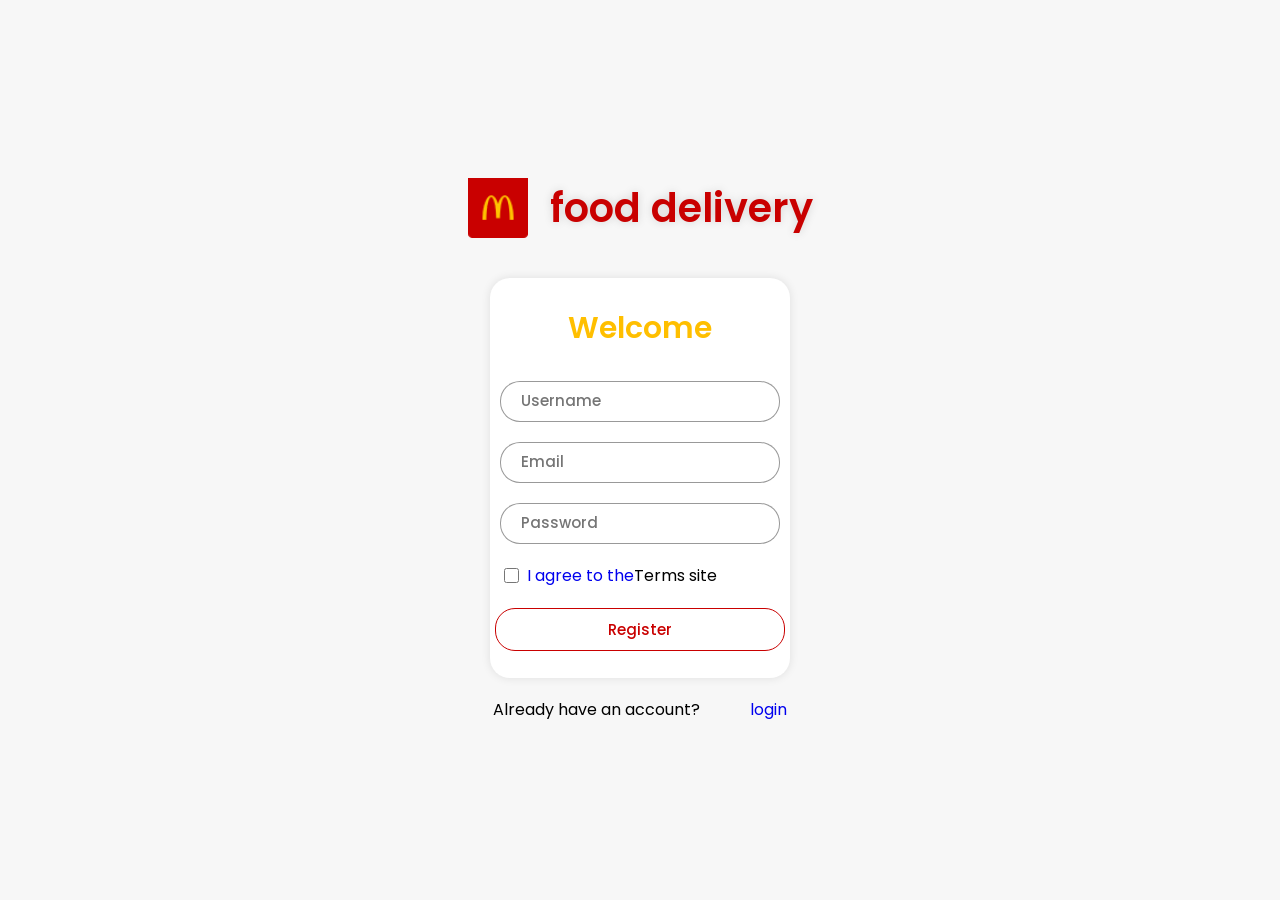
<file: auth.html>
<!doctype html>
<html lang="en">
  <head>
    <meta charset="UTF-8" />
    <meta name="viewport" content="width=device-width, initial-scale=1.0" />
    <title>account</title>
    <link rel="stylesheet" href="./styles/app.css" />
    <link rel="icon" type="image/png" href="./images/logo-site.png" />
    <link rel="stylesheet" href="./styles/auth.css" />
  </head>
  <body>
    <div class="wrappper">
      <div class="page-title">
        <img
          src="./images/logo-header.png"
          class="page-title__img"
          alt="logo header"
        />
        <h1 class="page-title__text">food delivery</h1>
      </div>
      <div id="signup-form" class="auth-form">
        <form action="index.html" class="form form-one">
          <h2 class="form__title">Welcome</h2>
          <input
            type="text"
            class="form-section"
            placeholder="Username"
            required
          />
          <input
            type="email"
            class="form-section"
            placeholder="Email"
            required
          />
          <input
            type="password"
            class="form-section"
            placeholder="Password"
            required
          />
          <div class="terms">
            <input type="checkbox" id="terms" required />
            <label for="terms"
              ><a href="#" target="_blank">I agree to the</a>Terms site</label
            >
          </div>
          <button type="submit" class="form-button">Register</button>
        </form>
        <div class="swich-form">
          <p>Already have an account?</p>
          <a href="#" onclick="showForm('login')">login</a>
        </div>
      </div>
      <div id="login-form" class="auth-form" style="display: none">
        <form action="index.html" class="form form-two">
          <div class="form-head">
            <h2 class="form__title--text">Hi ,</h2>
            <img
              src="./images/burger-menu.png"
              class="form__title--img"
              alt=""
            />
          </div>
          <input
            type="text"
            class="form-section"
            placeholder="Username or Email"
            required
          />
          <input
            type="password"
            class="form-section"
            placeholder="Password"
            required
          />
          <button type="submit" class="form-button">Login</button>
        </form>
        <div class="swich-form">
          <p>Don't have an account?</p>
          <a href="#" onclick="showForm('signup')">sign up</a>
        </div>
      </div>
    </div>
    <script src="./scripts/auth.js"></script>
  </body>
</html>
</file>
<file: styles/app.css>
@import "reset.css";
@import "grid.css";
@import "fonts.css";

:root {
  --primaray-color: #c90000;
  --secendary--color: #ffc300;
  --text--color: #323232;
}

/*

-- App

*/
html {
  font-size: 10px;
  scroll-behavior: smooth;
}

body {
  font-family: "Poppins";
  font-size: 1.6rem;
  line-height: 1.5;
}
::-moz-selection {
  background: var(--primaray-color);
  color: #fffde6;
}
::selection {
  background: var(--primaray-color);
  color: #fffde6;
}
.progress {
  position: fixed;
  z-index: 999;
  top: 0;
  border-radius: 2rem;
  right: 0;
  height: 0.4rem;
  background-color: var(--primaray-color);
  width: 100%;
  -webkit-animation: scroll-animation 1s linear;
  animation: scroll-animation 1s linear;
  animation-timeline: scroll(root y);
}
@-webkit-keyframes scroll-animation {
  from {
    width: 0px;
  }
  to {
    width: 100%;
  }
}
@keyframes scroll-animation {
  from {
    width: 0px;
  }
  to {
    width: 100%;
  }
}

/* reset */
a {
  text-decoration: none;
}
input {
  border: none;
  outline: none;
}

/* header */
/*
---------
  header
---------
*/
.header {
  padding: 1.5rem 0;
  -webkit-box-shadow: 0 0 4rem rgba(0, 0, 0, 10%);
  box-shadow: 0 0 4rem rgba(0, 0, 0, 10%);
  background-color: #fff;
  z-index: 100;
  position: fixed;
  top: 0;
  right: 0;
  left: 0;
}
.nav {
  display: -webkit-box;
  display: -ms-flexbox;
  display: flex;
  -webkit-box-align: center;
  -ms-flex-align: center;
  align-items: center;
  -webkit-box-pack: justify;
  -ms-flex-pack: justify;
  justify-content: space-between;
}
.nav-content {
  display: -webkit-box;
  display: -ms-flexbox;
  display: flex;
  -webkit-box-align: center;
  -ms-flex-align: center;
  align-items: center;
}
.nav-content__logo {
  margin-right: 8rem;
}
.nav-content__img {
}
.menu-list {
  display: -webkit-box;
  display: -ms-flexbox;
  display: flex;
  z-index: 100;
}
.menu-list__item {
  margin-right: 6rem;
}
.menu-list__item:last-child {
  margin-right: 0;
}
.menu-list__item__link {
  font-family: "Poppins Medium";
  color: #7d7c7c;
  -webkit-transition: color 0.2s ease-in;
  -o-transition: color 0.2s ease-in;
  transition: color 0.2s ease-in;
}
.menu-list__item--active a {
  color: var(--primaray-color);
  font-family: "Poppins SemiBold";
}
.menu-list__item__link:hover {
  color: var(--primaray-color);
}
.nav-btn {
  display: -webkit-box;
  display: -ms-flexbox;
  display: flex;
  -webkit-box-align: center;
  -ms-flex-align: center;
  align-items: center;
  gap: 2rem;
}
.nav-btn__link {
  font-family: "Poppins Medium";
  padding: 0.5rem 0;
  width: 8rem;
  text-align: center;
  -webkit-transition: color 0.2s ease-in;
  -o-transition: color 0.2s ease-in;
  transition: color 0.2s ease-in;
}
.nav-btn__link--sign {
  color: var(--primaray-color);
  border: 1px solid var(--primaray-color);
  border-radius: 2rem;
}
.nav-btn__link--log {
  color: #fff;
  border: 1px solid var(--primaray-color);
  border-radius: 2rem;
  background-color: var(--primaray-color);
}
.nav-toggle__icon {
  display: none;
  cursor: pointer;
  padding: 0;
  border: none;
  background: transparent;
  width: 4.5rem;
  height: 4.5rem;
  -webkit-box-align: center;
  -ms-flex-align: center;
  align-items: center;
  -webkit-box-pack: center;
  -ms-flex-pack: center;
  justify-content: center;
}
.nav-toggle__line {
  position: relative;
  -webkit-transition: all 100ms ease-in;
  -o-transition: all 100ms ease-in;
  transition: all 100ms ease-in;
}
.nav-toggle__line,
.nav-toggle__line::after,
.nav-toggle__line::before {
  content: "";
  width: 4.5rem;
  height: 0.4rem;
  background-color: var(--primaray-color);
  border-radius: 2rem;
  position: relative;
}
.nav-toggle__line::after {
  position: absolute;
  top: 1.2rem;
  left: 0;
  -webkit-transition: all 150ms ease-in;
  -o-transition: all 150ms ease-in;
  transition: all 150ms ease-in;
}
.nav-toggle__line::before {
  position: absolute;
  top: -1.2rem;
  left: 0;
  -webkit-transition: all 150ms ease-in;
  -o-transition: all 150ms ease-in;
  transition: all 150ms ease-in;
}
.nav__toggle-icon--open .nav-toggle__line {
  background-color: transparent;
}
.nav__toggle-icon--open .nav-toggle__line::after {
  -webkit-transform: translateY(-1.2rem) rotate(-45deg);
  -ms-transform: translateY(-1.2rem) rotate(-45deg);
  transform: translateY(-1.2rem) rotate(-45deg);
}
.nav__toggle-icon--open .nav-toggle__line::before {
  -webkit-transform: translateY(1.2rem) rotate(45deg);
  -ms-transform: translateY(1.2rem) rotate(45deg);
  transform: translateY(1.2rem) rotate(45deg);
}
.cover {
  position: fixed;
  top: 0;
  right: 0;
  width: 100%;
  height: 100%;
  background-color: rgba(0, 0, 0, 20%);
  z-index: -1;
  opacity: 0;
}
/*
---------
  main
---------
*/
.main {
  padding-top: 9.3rem;
}
/*
---- Homepage------
*/
.homepage {
  margin-top: 2rem;
}
.homepage-content {
  display: -webkit-box;
  display: -ms-flexbox;
  display: flex;
  -webkit-box-orient: vertical;
  -webkit-box-direction: normal;
  -ms-flex-direction: column;
  flex-direction: column;
  -webkit-box-pack: center;
  -ms-flex-pack: center;
  justify-content: center;
  height: 100%;
}
.homepage__title {
  font-family: "Poppins SemiBold";
  font-size: 4.8rem;
  color: var(--primaray-color);
  text-shadow: 0 0 2rem rgba(0, 0, 0, 25%);
}
.homepage__caption {
  color: #504f4f;
  max-width: 32rem;
  margin: 1rem 0 4rem 0;
}
.pricing {
}

.pricing__price {
  color: var(--text--color);
  font-family: "Poppins light";
  margin-bottom: 2rem;
}
.pricing__price span {
  font-family: "Poppins Medium";
  font-size: 2.4rem;
}
.pricing-order {
  display: -webkit-box;
  display: -ms-flexbox;
  display: flex;
  -webkit-box-align: center;
  -ms-flex-align: center;
  align-items: center;
  -ms-flex-wrap: wrap;
  flex-wrap: wrap;
  gap: 4rem;
}
.pricing-order__numbers {
  display: -webkit-box;
  display: -ms-flexbox;
  display: flex;
  -webkit-box-align: center;
  -ms-flex-align: center;
  align-items: center;
  -webkit-box-pack: center;
  -ms-flex-pack: center;
  justify-content: center;
  padding: 1rem 2rem;
  -webkit-box-shadow: 0 1rem 2rem rgba(112, 144, 176, 0.2);
  box-shadow: 0 1rem 2rem rgba(112, 144, 176, 0.2);
  border-radius: 5rem;
  position: relative;
}
.pricing-icon__plus {
  cursor: pointer;
}
.pricing-order__number {
  font-family: "Poppins Medium";
  font-size: 2rem;
  color: var(--secendary--color);
  padding: 0 1rem;
  border-left: 0.2rem solid #f1f1f1;
  border-right: 0.2rem solid #f1f1f1;
  margin: 0 1rem;
}
.pricing-icon__min {
  cursor: pointer;
}
.pricing-order__now {
  display: -webkit-box;
  display: -ms-flexbox;
  display: flex;
  -webkit-box-align: center;
  -ms-flex-align: center;
  align-items: center;
  background-color: var(--secendary--color);
  padding: 1.5rem 2rem;
  border-radius: 5rem;
  cursor: pointer;
  -webkit-box-shadow: 0 2rem 2rem rgba(112, 144, 176, 0.2);
  box-shadow: 0 2rem 2rem rgba(112, 144, 176, 0.2);
}
.pricing-icon__shopping {
}
.pricing-order__now__title {
  font-family: "Poppins Medium";
  font-size: 2rem;
  color: var(--text--color);
}
.homepage-photo {
  position: relative;
}
.homepage_img {
  -o-object-fit: cover;
  object-fit: cover;
  width: 100%;
}

.delivery {
  position: absolute;
  top: 1rem;
  right: 60rem;
  background-color: rgba(241, 241, 241, 0.4);
  text-align: center;
  padding: 1rem 2rem;
  border-top-left-radius: 5rem;
  border-bottom-left-radius: 5rem;
  border-top-right-radius: 5rem;
}
.delivery-recived {
  display: -webkit-box;
  display: -ms-flexbox;
  display: flex;
  -webkit-box-align: center;
  -ms-flex-align: center;
  align-items: center;
  gap: 0.5rem;
}
.delivery-recived__title {
  font-size: 2.4rem;
  color: var(--text--color);
}
.delivery-time {
  color: #7d7c7c;
}
/*
---- Menu------
*/
.menu {
  margin-top: 8rem;
}
.section-title {
  font-family: "Poppins SemiBold";
  font-size: 4rem;
  color: var(--primaray-color);
  text-transform: uppercase;
  margin-bottom: 3rem;
  position: relative;
  z-index: 5;
}
.section-title::before {
  content: " ";
  position: absolute;
  width: 11.2rem;
  height: 1rem;
  background-color: #fff6a3;
  bottom: 1.3rem;
  z-index: -1;
}
.food-list {
  display: -webkit-box;
  display: -ms-flexbox;
  display: flex;
  -webkit-box-align: center;
  -ms-flex-align: center;
  align-items: center;
  -ms-flex-wrap: wrap;
  flex-wrap: wrap;
  gap: 2rem;
  margin-bottom: 4rem;
}
.food-list__item {
  display: -webkit-box;
  display: -ms-flexbox;
  display: flex;
  -webkit-box-align: center;
  -ms-flex-align: center;
  align-items: center;
  background-color: #f1f1f1;
  padding: 1.2rem 2rem;
  border-radius: 5rem;
  cursor: pointer;
}
.food-list__item--active {
  background-color: var(--secendary--color);
  font-family: "Poppins Medium";
  -webkit-transition: all 0.2s ease-in;
  -o-transition: all 0.2s ease-in;
  transition: all 0.2s ease-in;
}
.food-list__item--text {
  margin-left: 1rem;
  color: #504f4f;
}
.menu-food {
  display: none;
}
.menu-food--show {
  display: block;
}
.food-card {
  display: -webkit-box;
  display: -ms-flexbox;
  display: flex;
  -webkit-box-orient: vertical;
  -webkit-box-direction: normal;
  -ms-flex-direction: column;
  flex-direction: column;
  -webkit-box-pack: justify;
  -ms-flex-pack: justify;
  justify-content: space-between;
  border: 0.1rem solid #e3e3e3;
  border-radius: 1rem;
  position: relative;
  min-height: 35rem;
}
.food-card__photo {
  display: -webkit-box;
  display: -ms-flexbox;
  display: flex;
  -webkit-box-pack: center;
  -ms-flex-pack: center;
  justify-content: center;
  margin: 1rem 0;
  position: relative;
  z-index: 5;
}
.food-card__img {
}
.food-card__photo::before {
  content: " ";
  position: absolute;
  width: 34rem;
  height: 10rem;
  background-color: #fffde6;
  bottom: -1.3rem;
  z-index: -1;
  border-radius: 1rem;
}
.food-content {
  margin-left: 2rem;
}
.food-content-title {
  font-family: "Poppins SemiBold";
  font-size: 2rem;
  color: var(--text--color);
  margin-top: 1.5rem;
}
.food-content-caption {
  font-size: 1.4rem;
  color: #504f4f;
  margin-bottom: 0.4rem;
}
.food-star {
  display: -webkit-box;
  display: -ms-flexbox;
  display: flex;
  -webkit-box-align: center;
  -ms-flex-align: center;
  align-items: center;
  gap: 0.3rem;
}
.food-star__text {
}
.food-price {
  display: -webkit-box;
  display: -ms-flexbox;
  display: flex;
  -webkit-box-align: center;
  -ms-flex-align: center;
  align-items: center;
  -webkit-box-pack: justify;
  -ms-flex-pack: justify;
  justify-content: space-between;
  margin: 1.5rem 2rem;
}

.food-price__text {
  font-family: "Poppins SemiBold";
  font-size: 2.4rem;
  color: var(--text--color);
}
.food-price__icon {
  background-color: var(--primaray-color);
  padding: 0.6rem;
  border-radius: 1rem;
  display: -webkit-box;
  display: -ms-flexbox;
  display: flex;
  -webkit-box-align: center;
  -ms-flex-align: center;
  align-items: center;
  -webkit-box-pack: center;
  -ms-flex-pack: center;
  justify-content: center;
  cursor: pointer;
}
.food-sale {
  position: absolute;
  top: 0.5rem;
  left: 0.5rem;
}
.menu-see_all {
  text-decoration: underline;
  text-align: center;
  font-family: "Poppins Medium";
  font-size: 2rem;
  display: block;
  color: #504f4f;
  margin-top: 2rem;
}
/* ---- Menu Search ---- */
.menu-search {
  margin-bottom: 3rem;
}
.menu-search__label {
  display: block;
  font-family: "Poppins Medium";
  font-size: 1.4rem;
  color: #7d7c7c;
  margin-bottom: 0.8rem;
  /* visually visible label — satisfies accessibility requirement */
}
.menu-search__wrapper {
  display: -webkit-box;
  display: -ms-flexbox;
  display: flex;
  -webkit-box-align: center;
  -ms-flex-align: center;
  align-items: center;
  background-color: #f1f1f1;
  border-radius: 5rem;
  padding: 1rem 2rem;
  gap: 1rem;
  max-width: 50rem;
  -webkit-transition: box-shadow 0.2s ease-in;
  -o-transition: box-shadow 0.2s ease-in;
  transition: box-shadow 0.2s ease-in;
}
.menu-search__wrapper:focus-within {
  -webkit-box-shadow: 0 0 0 0.2rem var(--secendary--color);
  box-shadow: 0 0 0 0.2rem var(--secendary--color);
}
.menu-search__icon {
  -ms-flex-negative: 0;
  flex-shrink: 0;
}
.menu-search__input {
  -webkit-box-flex: 1;
  -ms-flex: 1;
  flex: 1;
  background-color: transparent;
  font-family: "Poppins";
  font-size: 1.5rem;
  color: var(--text--color);
  min-width: 0;
}
.menu-search__input::-webkit-input-placeholder {
  color: #7d7c7c;
  font-family: "Poppins";
}
.menu-search__input::-moz-placeholder {
  color: #7d7c7c;
  font-family: "Poppins";
}
.menu-search__input:-ms-input-placeholder {
  color: #7d7c7c;
  font-family: "Poppins";
}
.menu-search__input::-ms-input-placeholder {
  color: #7d7c7c;
  font-family: "Poppins";
}
.menu-search__input::placeholder {
  color: #7d7c7c;
  font-family: "Poppins";
}
/* Remove the native X button that browsers add to type="search" */
.menu-search__input::-webkit-search-decoration,
.menu-search__input::-webkit-search-cancel-button,
.menu-search__input::-webkit-search-results-button,
.menu-search__input::-webkit-search-results-decoration {
  display: none;
}
/* ---- No-results message ---- */
.menu-no-results {
  text-align: center;
  font-family: "Poppins Medium";
  font-size: 1.8rem;
  color: #7d7c7c;
  padding: 4rem 0;
}
/*
---- Sale off------
*/
.sale-off {
  margin-top: 8rem;
}
.section-head {
  font-family: "Poppins SemiBold";
  font-size: 4rem;
  color: var(--primaray-color);
  text-transform: uppercase;
  margin-bottom: 3rem;
  position: relative;
  z-index: 5;
  text-align: center;
}
.section-head::before {
  content: " ";
  position: absolute;
  width: 17rem;
  height: 1rem;
  background-color: #fff6a3;
  bottom: 1.3rem;
  z-index: -1;
}
.sale-box {
  background-color: #f1f1f1;
  border: 0.1rem solid #e3e3e3;
  position: relative;
  border-radius: 1rem;
  overflow: hidden;
  display: -webkit-box;
  display: -ms-flexbox;
  display: flex;
  height: 28rem;
  -webkit-transition: all 0.2s ease-in;
  -o-transition: all 0.2s ease-in;
  transition: all 0.2s ease-in;
}

.sale-box__content {
  padding: 3rem 0 1.5rem 3rem;
  display: -webkit-box;
  display: -ms-flexbox;
  display: flex;
  -webkit-box-orient: vertical;
  -webkit-box-direction: normal;
  -ms-flex-direction: column;
  flex-direction: column;
  height: 100%;
}
.sale-box__head {
  color: var(--text--color);
  position: relative;
}

.sale-box__head::after {
  content: " ";
  position: absolute;
  width: 27rem;
  height: 0.1rem;
  background-color: rgba(125, 124, 124, 20%);
  top: 0;
  bottom: 0;
  left: 8rem;
  margin: auto;
}
.sale-box__title {
  font-family: "Poppins SemiBold";
  font-size: 3rem;
  color: var(--primaray-color);
  text-transform: uppercase;
}
.sale-box__caption {
  color: #504f4f;
  max-width: 16rem;
  margin-bottom: 0.5rem;
}
.sale-box__price {
  display: -webkit-box;
  display: -ms-flexbox;
  display: flex;
  -webkit-box-align: center;
  -ms-flex-align: center;
  align-items: center;
  gap: 1rem;
}
.sale-box__price--offer {
  color: #7d7c7c;
  font-family: "Poppins SemiBold";
  text-decoration: line-through;
}
.sale-box__price--now {
  color: var(--primaray-color);
  font-family: "Poppins SemiBold";
  font-size: 2.4rem;
}
.sale-box__order {
  display: -webkit-box;
  display: -ms-flexbox;
  display: flex;
  -webkit-box-align: center;
  -ms-flex-align: center;
  align-items: center;
  gap: 1rem;
  color: #fff;
  background-color: #504f4f;
  width: 14rem;
  padding: 0.6rem 1rem;
  border-radius: 5rem;
  margin-top: auto;
  margin-bottom: 1rem;
  cursor: pointer;
}
.sale-box__order--now {
  font-family: "Poppins Medium";
}
.sale-box__img {
  position: absolute;
  top: 0;
  bottom: -2rem;
  margin: auto;
  left: 22rem;
  -o-object-fit: cover;
  object-fit: cover;
}
.sale-box__img--size {
  width: 20rem;
  height: 15rem;
  left: 24rem;
  top: 3rem;
}
.sale-box:hover {
  background-color: #d62822;
  -webkit-transform: scale(1.1);
  -ms-transform: scale(1.1);
  transform: scale(1.1);
}
.sale-box:hover .sale-box__head {
  color: #ffeae6;
}
.sale-box:hover .sale-box__head::after {
  background-color: #f1f1f1;
}
.sale-box:hover .sale-box__title {
  color: var(--secendary--color);
}
.sale-box:hover .sale-box__caption {
  color: #ffeae6;
}
.sale-box:hover .sale-box__price--offer {
  color: #f1f1f1;
}
.sale-box:hover .sale-box__price--now {
  color: var(--secendary--color);
}
.sale-box:hover .sale-box__order {
  background-color: #fffde6;
  color: var(--text--color);
}
.sale-box:hover .sale-box__order svg path {
  fill: var(--text--color);
}
/*
---- Mobile App------
*/
.news {
  margin-top: 16rem;
  background-color: #f1f1f1;
  border: 0.1rem solid #e3e3e3;
  border-top-right-radius: 500rem;
  border-bottom-right-radius: 500rem;
  max-width: 145rem;
}
.news__wrapper {
  display: -webkit-box;
  display: -ms-flexbox;
  display: flex;
  padding-left: 10rem;
}
.news__photo {
  position: relative;
  width: 100rem;
  height: 38rem;
}
.news__img {
  -webkit-transform: translateY(-6rem);
  -ms-transform: translateY(-6rem);
  transform: translateY(-6rem);
}
.news__content {
  display: -webkit-box;
  display: -ms-flexbox;
  display: flex;
  -webkit-box-orient: vertical;
  -webkit-box-direction: normal;
  -ms-flex-direction: column;
  flex-direction: column;
  -webkit-box-pack: center;
  -ms-flex-pack: center;
  justify-content: center;
  padding-left: 4rem;
}
.news__haed {
  font-family: "Poppins Medium";
  font-size: 2rem;
  color: #7d7c7c;
}
.news__title {
  font-family: "Poppins Medium";
  font-size: 4.8rem;
  color: var(--primaray-color);
  margin: 0.5rem 0 1.2rem 0;
}
.news__description {
  color: var(--text--color);
  line-height: 2.4rem;
  margin-bottom: 5rem;
}
.news__logo {
  display: -webkit-box;
  display: -ms-flexbox;
  display: flex;
  -webkit-box-align: center;
  -ms-flex-align: center;
  align-items: center;
  -ms-flex-wrap: wrap;
  flex-wrap: wrap;
  gap: 2rem;
}
/*
---- Location------
*/
.contact {
  margin: 10rem 0;
  position: relative;
  overflow: hidden;
}
.contact-content {
  background-color: var(--text--color);
  border-radius: 2rem;
  padding: 12rem 0;
  text-align: center;
  display: -webkit-box;
  display: -ms-flexbox;
  display: flex;
  -webkit-box-orient: vertical;
  -webkit-box-direction: normal;
  -ms-flex-direction: column;
  flex-direction: column;
  -webkit-box-pack: center;
  -ms-flex-pack: center;
  justify-content: center;
}

.contact-content__title {
  color: #fffde6;
  font-family: "Poppins Medium";
  font-size: 4.8rem;
}
.contact-content__caption {
  color: #f1f1f1;
  margin-bottom: 2rem;
}
.contact-box {
  width: 50rem;
  margin: 0 auto;
  background-color: var(--secendary--color);
  border-radius: 5rem;
  display: -webkit-box;
  display: -ms-flexbox;
  display: flex;
  -webkit-box-align: center;
  -ms-flex-align: center;
  align-items: center;
  -webkit-box-pack: justify;
  -ms-flex-pack: justify;
  justify-content: space-between;
  padding: 0.8rem 0.5rem 0.8rem 1.5rem;
}
.contact-box__input {
  border: none;
  outline: none;
  background-color: transparent;
}
.contact-box__input::-webkit-input-placeholder {
  color: #504f4f;
  font-family: "Poppins";
}
.contact-box__input::-moz-placeholder {
  color: #504f4f;
  font-family: "Poppins";
}
.contact-box__input:-ms-input-placeholder {
  color: #504f4f;
  font-family: "Poppins";
}
.contact-box__input::-ms-input-placeholder {
  color: #504f4f;
  font-family: "Poppins";
}
.contact-box__input::placeholder {
  color: #504f4f;
  font-family: "Poppins";
}
.contact-box__buttom {
  border: none;
  outline: none;
  background-color: #ffeae6;
  font-family: "Poppins Medium";
  border-radius: 5rem;
  padding: 0.8rem 1.5rem;
  cursor: pointer;
}
.contact__photo {
}
.contact__img--salad {
  position: absolute;
  opacity: 0.5;
  top: -6rem;
  right: 1rem;
}
.contact__img--burger {
  position: absolute;
  opacity: 0.5;
  bottom: -5rem;
  left: 11rem;
}
/*
---------
  footer
---------
*/
.footer {
  margin-top: 8rem;
  background-color: #fffde6;
}
.footer__content {
  display: -webkit-box;
  display: -ms-flexbox;
  display: flex;
  -ms-flex-pack: distribute;
  justify-content: space-around;
  padding: 5rem 6rem;
}
.footer-content-left {
  display: -webkit-box;
  display: -ms-flexbox;
  display: flex;
  -webkit-box-orient: vertical;
  -webkit-box-direction: normal;
  -ms-flex-direction: column;
  flex-direction: column;
  -webkit-box-pack: center;
  -ms-flex-pack: center;
  justify-content: center;
  gap: 2rem;
}
.footer-about {
  display: -webkit-box;
  display: -ms-flexbox;
  display: flex;
  -webkit-box-align: center;
  -ms-flex-align: center;
  align-items: center;
  gap: 1.5rem;
}
.footer-about__text {
  font-family: "Poppins SemiBold";
  font-size: 3.2rem;
  color: var(--text--color);
}
.footer-about__icon {
  display: -webkit-box;
  display: -ms-flexbox;
  display: flex;
  -webkit-box-align: center;
  -ms-flex-align: center;
  align-items: center;
  -webkit-box-pack: center;
  -ms-flex-pack: center;
  justify-content: center;
  gap: 3rem;
}
.footer-content-right {
  display: -webkit-box;
  display: -ms-flexbox;
  display: flex;
  gap: 15rem;
}
.footer-link {
  display: -webkit-box;
  display: -ms-flexbox;
  display: flex;
  -webkit-box-orient: vertical;
  -webkit-box-direction: normal;
  -ms-flex-direction: column;
  flex-direction: column;
  -webkit-box-align: start;
  -ms-flex-align: start;
  align-items: flex-start;
}
.footer-link__text {
  font-family: "Poppins Medium";
  font-size: 2rem;
  color: var(--text--color);
  margin-bottom: 3rem;
}
.footer-link-list {
  display: -webkit-box;
  display: -ms-flexbox;
  display: flex;
  -webkit-box-orient: vertical;
  -webkit-box-direction: normal;
  -ms-flex-direction: column;
  flex-direction: column;
  gap: 1.5rem;
}
.footer-link-list__item {
  font-family: "Poppins light";
}
.footer-times {
  display: -webkit-box;
  display: -ms-flexbox;
  display: flex;
  -webkit-box-orient: vertical;
  -webkit-box-direction: normal;
  -ms-flex-direction: column;
  flex-direction: column;
  -webkit-box-align: start;
  -ms-flex-align: start;
  align-items: flex-start;
}
.footer-times__text {
  font-family: "Poppins Medium";
  font-size: 2rem;
  color: var(--text--color);
  margin-bottom: 3rem;
}
.footer-times-list {
  display: -webkit-box;
  display: -ms-flexbox;
  display: flex;
  -webkit-box-orient: vertical;
  -webkit-box-direction: normal;
  -ms-flex-direction: column;
  flex-direction: column;
  gap: 1.5rem;
}
.footer-times-list__item {
  font-family: "Poppins light";
}

.icon__scroll {
  position: absolute;
  top: -2.5rem;
  right: 0;
  background-color: #fff;
  width: 5rem;
  height: 5rem;
  border-radius: 2rem;
  display: -webkit-box;
  display: -ms-flexbox;
  display: flex;
  -webkit-box-align: center;
  -ms-flex-align: center;
  align-items: center;
  -webkit-box-pack: center;
  -ms-flex-pack: center;
  justify-content: center;
  -webkit-box-shadow: 0 1rem 2rem rgba(112, 144, 176, 0.2);
  box-shadow: 0 1rem 2rem rgba(112, 144, 176, 0.2);
  cursor: pointer;
}
.footer__icon {
  color: var(--primaray-color);
}
</file>
<file: styles/responsive.css>
@media screen and (min-width: 1400px) {
  .container {
    width: 1250px;
  }
  .delivery {
    top: 1rem;
    right: 63rem;
  }
  .sale-box__img {
    left: 23rem;
  }
}
@media screen and (max-width: 1400px) {
  .food-card__photo::before {
    width: 31rem;
  }
  .news__title {
    font-size: 4rem;
  }
}
@media screen and (max-width: 1200px) {
  .nav-content__logo {
    margin-right: 6rem;
  }
  .nav-list__item {
    margin-right: 5rem;
  }
  .homepage__title {
    font-size: 3.8rem;
  }
  .homepage__caption {
    max-width: 26rem;
  }
  .delivery {
    top: 0;
    right: 49rem;
  }
  .food-card__photo::before {
    width: 25rem;
  }
  .food-content-title {
    font-size: 1.8rem;
  }
  .food-content-caption {
    font-size: 1.3rem;
  }
  .sale-box__title {
    font-size: 2.8rem;
  }
  .sale-box__img {
    left: 29rem;
  }
  .news__wrapper {
    flex-direction: column-reverse;
  }
  .news__photo {
    width: 100%;
  }
  .news {
    max-width: 105rem;
  }
  .news__wrapper {
    padding-left: 0rem;
  }
  .news__logo {
    margin-bottom: 12rem;
  }
  .news__content {
    padding: 8rem 17rem 0 0;
  }
  .contact-content {
    padding: 12rem 0;
  }
  .contact-content__title {
    font-size: 4rem;
  }
  .contact__img--salad {
    top: -7rem;
  }
  .contact__img--burger {
    left: 1rem;
  }
  .footer__content {
    padding: 5rem 0;
  }
}
@media screen and (max-width: 992px) {
  .nav-content__logo {
    margin-right: 0;
  }
  .menu-list {
    display: flex;
    position: absolute;
    top: 100%;
    right: 0;
    left: 0;
    flex-direction: column;
    background-color: #fff;
    width: 100%;
    align-items: center;
    justify-content: center;
    margin-top: 1rem;
    height: 0;
    overflow: hidden;
    /* keeps the links of a closed menu out of the keyboard tab order */
    visibility: hidden;
    transition: all 200ms ease-in;
  }
  .menu-list--show {
    height: 30rem;
    overflow: visible;
    visibility: visible;
    /* visibility is not transitioned on open, so links can be focused at once */
    transition: height 200ms ease-in;
  }
  .menu-list__item {
    margin-right: 0;
    margin-bottom: 2rem;
  }
  .menu-list__item:last-child {
    margin-bottom: 0;
  }
  .nav-toggle__icon {
    display: flex;
  }
  .cover--show {
    z-index: 99;
    opacity: 1;
  }
  .homepage {
    margin-top: 5rem;
  }
  .delivery {
    top: -1rem;
    right: 37rem;
  }
  .delivery-recived__title {
    font-size: 1.8rem;
  }
  .homepage__title {
    font-size: 3rem;
  }
  .homepage__caption {
    margin-bottom: 3rem;
  }
  .pricing-order {
    gap: 2rem;
  }
  .pricing-order__numbers {
    padding: 1rem 1rem;
  }
  .pricing-order__now {
    padding: 1rem 1rem;
  }
  .pricing-order__now__title {
    font-size: 1.5rem;
  }
  .sale-box__img {
    left: 17rem;
  }
  .contact-content__title {
    font-size: 3.5rem;
  }
  .contact-box {
    width: 40rem;
  }
  .contact-content {
    padding: 14rem 0;
  }
  .contact__img--burger {
    bottom: -6.5rem;
  }
  .footer__content {
    flex-direction: column-reverse;
  }
  .footer-content-left {
    align-items: center;
    margin-top: 3rem;
  }

  .footer-content-right {
    justify-content: center;
  }
}
@media screen and (max-width: 768px) {
  .nav-btn {
    display: flex;
    gap: 1rem;
  }
  .homepage .row {
    flex-direction: column-reverse;
  }
  .homepage {
    margin-top: 8rem;
  }
  .homepage-content {
    text-align: center;
    margin-top: 2rem;
  }
  .homepage__caption {
    max-width: none;
    margin-bottom: 5rem;
  }
  .pricing-order {
    justify-content: center;
  }
  .delivery {
    top: -3rem;
    right: 11rem;
    border-bottom-left-radius: 0;
    border-bottom-right-radius: 5rem;
  }
  .food-card__photo::before {
    width: 21rem;
  }
  .food-card {
    height: 39rem;
  }
  .sale-box__img {
    left: 28rem;
  }
  .news {
    border-top-right-radius: 500rem;
    border-bottom-right-radius: 0;
    border-top-left-radius: 500rem;
  }
  .news__content {
    padding: 8rem 0 0 0;
    text-align: center;
  }
  .news__logo {
    justify-content: center;
  }
  .news__title {
    font-size: 3.2rem;
  }
  .news__description {
    margin-bottom: 9rem;
  }
  .news__img {
    transform: translateY(0);
    position: absolute;
    bottom: -1.4rem;
    left: 0;
    right: 0;
    margin: auto;
    max-width: 100%;
  }
  .news__logo {
    margin-bottom: 18rem;
  }
  .contact-content__title {
    font-size: 2.6rem;
    margin-bottom: 1rem;
  }
  .contact__img--salad {
    top: -8rem;
  }
  .contact__img--burger {
    bottom: -7.5rem;
  }
  .footer-content-right {
    gap: 13rem;
  }
  .pricing-order__now {
    padding: 1.4rem 2rem;
  }
}

@media screen and (max-width: 576px) {
  .delivery {
    top: -5rem;
    right: 11rem;
  }
  .food-card {
    height: auto;
  }
  .sale-box__img {
    left: 26rem;
  }
  .news__haed {
    font-size: 1.8rem;
  }
  .news__title {
    font-size: 3rem;
  }
  .news__description {
    padding: 0 1.5rem 0 1.5rem;
  }
  .news__logo {
    margin-bottom: 15rem;
  }
  .contact-box {
    width: 35rem;
  }
  .footer-content-right {
    gap: 6rem;
  }
  .footer-about__text {
    font-size: 3rem;
  }
  .menu-search__wrapper {
    max-width: 100%;
  }
}
@media screen and (max-width: 430px) {
  .delivery {
    top: -5rem;
    right: 7rem;
  }
  .sale-box__img {
    left: 22rem;
  }
  .sale-box__title {
    font-size: 2.5rem;
  }
  .news__description {
    margin-bottom: 8rem;
  }
  .news__title {
    font-size: 2.6rem;
  }
  .news__logo {
    margin-bottom: 2rem;
  }
  .news__description {
    padding: 0;
  }
  .contact-content {
    padding: 16rem 0;
  }
  .contact-content__title {
    font-size: 2.2rem;
  }
  .contact-content__caption {
    margin-bottom: 6rem;
    font-size: 1.5rem;
  }
  .contact-box {
    width: 27rem;
  }
  .footer-content-right {
    gap: 4rem;
  }
  .footer-link__text {
    font-size: 1.8rem;
  }
  .footer-times__text {
    font-size: 1.8rem;
  }
}
@media screen and (max-width: 380px) {
  .delivery {
    top: -6rem;
    right: 3rem;
  }
  .sale-box__img {
    left: 15rem;
  }
  .news__description {
    margin-bottom: 6rem;
  }
  .news__logo {
    margin-bottom: 0rem;
  }
}
</file>
<file: styles/auth.css>
body {
  height: 100vh;
  display: flex;
  align-items: center;
  justify-content: center;
  background-color: #f7f7f7;
}
.wrapper {
  display: flex;
}
/* 

page title 

*/
.page-title {
  display: flex;
  align-items: center;
  justify-content: center;
  gap: 2.2rem;
  margin-bottom: 4rem;
}
.page-title__img {
  width: 6rem;
  height: 6rem;
}
.page-title__text {
  font-family: "Poppins SemiBold";
  font-size: 4rem;
  color: var(--primaray-color);
  text-shadow: 0 0 1rem rgba(0, 0, 0, 15%);
}
/*
 form 
 */
.form {
  background-color: #fff;
  display: flex;
  flex-direction: column;
  justify-content: center;
  width: 30rem;
  height: 40rem;
  margin: 0 auto;
  border-radius: 2rem;
  box-shadow: 0 0 1rem rgba(0, 0, 0, 10%);
}
.form-section {
  border: 0.1rem solid rgba(0, 0, 0, 40%);
  border-radius: 2rem;
  margin: 0 1rem 2rem 1rem;
  padding: 1.2rem 2rem;
}
.form-section::placeholder {
  font-family: "Poppins Medium";
  font-size: 1.5rem;
}
.form-section:focus {
  border-color: rgba(0, 0, 0, 100%);
  transition: all 100ms ease-in;
}
.terms {
  display: flex;
  align-items: center;
  gap: 0.5rem;
  margin: 0 1rem;
}
.terms input {
  accent-color: #2196f3;
  width: 1.5rem;
  height: 1.5rem;
  cursor: pointer;
}
.form-button {
  background-color: transparent;
  border: 0.1rem solid var(--primaray-color);
  color: var(--primaray-color);
  border-radius: 2rem;
  padding: 0.9rem 2rem;
  font-family: "Poppins Medium";
  font-size: 1.5rem;
  margin: 2rem 0.5rem 0 0.5rem;
}
.form-button:hover {
  background-color: var(--primaray-color);
  color: #fff;
  transition: all 100ms ease-in;
}
.swich-form {
  display: flex;
  align-items: center;
  justify-content: space-around;
  margin-top: 2rem;
}
/*
  signup form 
  */

.from-one {
  width: 30rem;
  height: 40rem;
}

.form__title {
  font-family: "Poppins SemiBold";
  font-size: 3rem;
  color: #ffbf00;
  margin-bottom: 3rem;
  position: relative;
  z-index: 5;
  text-align: center;
}

/*

 login form 

 */
.form-two {
  width: 30rem;
  height: 30rem;
}
.form-head {
  display: flex;
  align-items: center;
  justify-content: center;
  margin-bottom: 2rem;
  gap: 0.3rem;
}
.form__title--text {
  font-family: "Poppins SemiBold";
  font-size: 3rem;
  color: #ffbf00;
}
.form__title--img {
  width: 4rem;
  height: 3rem;
}
/*

 Animation form 

 */
.auth-form {
  transition: all 0.4s ease-in-out;
  animation: fadeInUp 0.4s ease-out;
}
#signup-form,
#login-form {
  transition:
    opacity 0.3s ease,
    transform 0.3s ease;
}
@keyframes fadeInUp {
  from {
    opacity: 0;
    transform: translateY(20px);
  }
  to {
    opacity: 1;
    transform: translateY(0);
  }
}

/* Responsive styles for the authentication page */

@media screen and (max-width: 992px) {
  .page-title__text {
    font-size: 4rem;
  }
  .page-title__img {
    width: 6rem;
    height: 6rem;
  }
}

@media screen and (max-width: 576px) {
  .page-title__text {
    font-size: 3.5rem;
  }
}
@media screen and (max-width: 380px) {
  .page-title__text {
    font-size: 3rem;
  }
  .page-title__img {
    width: 5rem;
    height: 5rem;
  }
}
</file>
